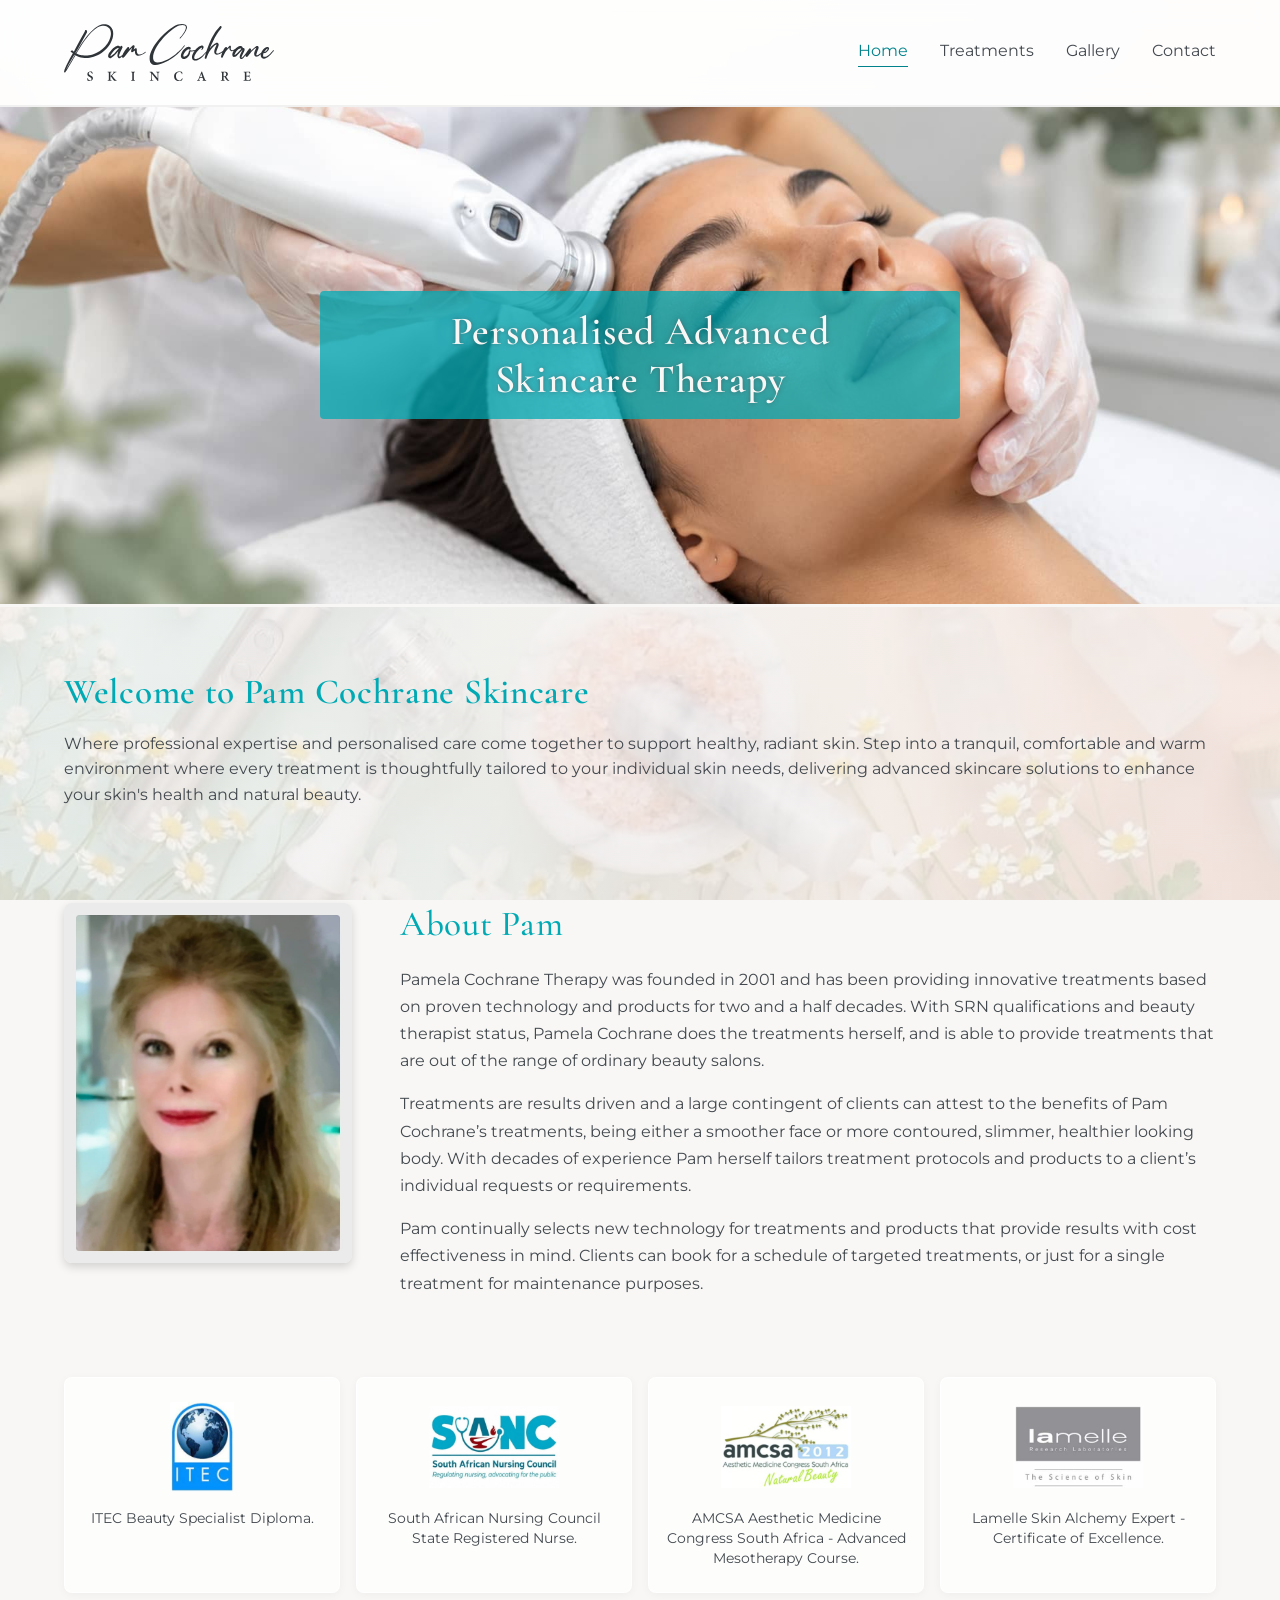
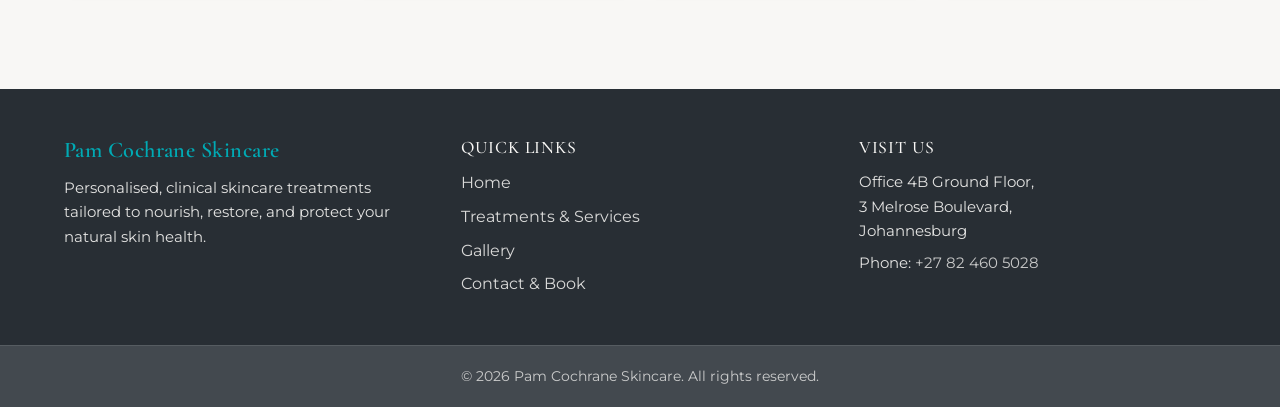
<file: index.html>
<!DOCTYPE html>
<html lang="en">

<head>

   <!-- Character encoding -->
   <meta charset="UTF-8">

   <!-- Viewport configuration for mobile rendering -->
   <meta name="viewport" content="width=device-width, initial-scale=1.0">
   
   <!-- Unique SEO Page Title: Brand name + short description -->
   <title>Pam Cochrane Skincare | Beauty and Skincare Therapy Clinic in Johannesburg</title>
   
   <!-- Unique SEO Description for homepage (Max 160 characters)-->
   <meta name="description" content="Personalized beauty and advanced skincare treatments in Johannesburg. Explore facials, mesotherapy, and body sculpting tailored to your skin.">
   
   <!-- Tells search engines to index this page and follow link paths -->
   <meta name="robots" content="index, follow">
   
   <!-- Native browser accent color theme for modern mobile devices -->
   <meta name="theme-color" content="#ffffff">

   <!-- Self-referencing canonical URL ensures search engines index the exact correct page address -->
   <link rel="canonical" href="https://www.pamcochraneskincare.co.za/">

   <!-- Site favicon -->
   <link rel="icon" type="image/png" sizes="16x16" href="/images/icons/favicon-16x16.png">
   <link rel="icon" type="image/png" sizes="32x32" href="/images/icons/favicon-32x32.png">
   <link rel="icon" href="/images/icons/favicon.ico">
      
   <!-- CSS Stylesheet -->
   <link rel="stylesheet" href="css/styles.css">

   <!-- JavaScript File linked in Head with 'defer' -->
   <script src="js/script.js" defer></script>

   <!-- Google Fonts: Cormorant Garamond & Montserrat -->
   <link rel="preconnect" href="https://fonts.googleapis.com">
   <link rel="preconnect" href="https://fonts.gstatic.com" crossorigin>
   <link href="https://fonts.googleapis.com/css2?family=Cormorant+Garamond:wght@500;600;700&family=Montserrat:wght@400;500&display=swap" rel="stylesheet">

   <!-- Open Graph (used for making nice looking external links)-->
   <!-- 
   meta property="og:title" content="Beauty and Skincare Clinic">
   <meta property="og:description" content="Professional beauty and wellness treatments.">
   <meta property="og:image" content="https://www.pamcochraneskincare.co.za/images/share_image.jpg">
   <meta property="og:url" content="https://www.pamcochraneskincare.co.za/">
   -->

</head>

<body class="home-page">

   <!-- SITE HEADER -->
   <header>
      <div class="header-container">
         <!-- Logo wrapped in homepage link for usability & SEO -->
         <a href="index.html" class="logo-link">
            <img src="images/logo/pam-cochrane-skincare-logo.svg" alt="Pam Cochrane Skincare Logo" width="351" height="95">
         </a>
         
         <nav>
            <ul>
               <li><a href="index.html" class="active">Home</a></li>
               <li><a href="treatments.html">Treatments</a></li>
               <li><a href="gallery.html">Gallery</a></li>
               <li><a href="contact-us.html">Contact</a></li>
            </ul>
         </nav>
      </div>
   </header>

   <!-- FULL-WIDTH HERO IMAGE BANNER -->
   <section class="hero-image-container">
      <img src="images/salon-main.jpg" alt="Pam Cochrane Skincare Clinic Hero Banner">

      <div class="hero-text-overlay">
         <h1 class="home-page-headline">Personalised Advanced Skincare Therapy</h1>
      </div>
   </section>

   <main>
      <!-- WELCOME / INTRO SECTION -->
      <section class="welcome">
         <h2>Welcome to Pam Cochrane Skincare</h2>
         <p>
            Where professional expertise and personalised care come together to support healthy, radiant skin.
            Step into a tranquil, comfortable and warm environment where every treatment is thoughtfully tailored to your individual skin needs, delivering advanced skincare solutions to enhance your skin's health and natural beauty.
         </p>
      </section>
      
      <!-- ABOUT SECTION (25% Image Left, 75% Content Right) -->
      <section class="about-section">
         
         <!-- Top 25/75 Float Grid -->
         <div class="about-grid">
            <div class="about-image">
               <img src="images/about-us/pam-cochrane.jpg" alt="Pam Cochrane">
            </div>
            
            <div class="about-content">
               <h3>About Pam</h3>
               <p>
                  Pamela Cochrane Therapy was founded in 2001 and has been providing innovative treatments based on proven technology and products for two and a half decades.
                  With SRN qualifications and beauty therapist status, Pamela Cochrane does the treatments herself, and is able to provide treatments that are out of the range of ordinary beauty salons.
               </p>
               <p>
                  Treatments are results driven and a large contingent of clients can attest to the benefits of Pam Cochrane’s treatments, being either a smoother face or more contoured, slimmer, healthier looking body.
                  With decades of experience Pam herself tailors treatment protocols and products to a client’s individual requests or requirements.
               </p>
               <p>
                  Pam continually selects new technology for treatments and products that provide results with cost effectiveness in mind.
                  Clients can book for a schedule of targeted treatments, or just for a single treatment for maintenance purposes.
               </p>
            </div>
         </div>

         <!-- Qualifications Logos Grid underneath -->
         <div class="qualifications-grid">
            
            <div class="qualification-card">
               <div class="logo-container">
                  <img src="images/logo/itec-logo.jpg" alt="ITEC Logo">
               </div>
               <p>ITEC Beauty Specialist Diploma.</p>
            </div>

            <div class="qualification-card">
               <div class="logo-container">
                  <img src="images/logo/sanc-logo.jpg" alt="SANC Logo">
               </div>
               <p>South African Nursing Council State Registered Nurse.</p>
            </div>

            <div class="qualification-card">
               <div class="logo-container">
                  <img src="images/logo/amcsa-logo.jpg" alt="AMCSA Logo">
               </div>
               <p>AMCSA Aesthetic Medicine Congress South Africa - Advanced Mesotherapy Course.</p>
            </div>

            <div class="qualification-card">
               <div class="logo-container">
                  <img src="images/logo/lamelle-logo.jpg" alt="Lamelle Logo">
               </div>
               <p>Lamelle Skin Alchemy Expert - Certificate of Excellence.</p>
            </div>
         </div>
      </section>

      <!-- <section class="salon-gallery">
         <h2>Welcome to Our Salon</h2>
         <p>A look around our salon and treatment rooms.</p>

         <div class="salon-gallery-grid">
            <div class="gallery-item"><img src="images/about-us/salon-1.jpg" alt="Salon Image 1"></div>
            <div class="gallery-item"><img src="images/about-us/salon-2.jpg" alt="Salon Image 2"></div>
            <div class="gallery-item"><img src="images/about-us/salon-3.jpg" alt="Salon Image 3"></div>
            <div class="gallery-item"><img src="images/about-us/salon-4.jpg" alt="Salon Image 4"></div>
            <div class="gallery-item"><img src="images/about-us/salon-5.jpg" alt="Salon Image 5"></div>
            <div class="gallery-item"><img src="images/about-us/salon-6.jpg" alt="Salon Image 6"></div>
            <div class="gallery-item"><img src="images/about-us/salon-7.jpg" alt="Salon Image 7"></div>
            <div class="gallery-item"><img src="images/about-us/salon-8.jpg" alt="Salon Image 8"></div>
            <div class="gallery-item"><img src="images/about-us/salon-9.jpg" alt="Salon Image 9"></div>
            <div class="gallery-item"><img src="images/about-us/salon-10.jpg" alt="Salon Image 10"></div>
            <div class="gallery-item"><img src="images/about-us/salon-11.jpg" alt="Salon Image 11"></div>
            <div class="gallery-item"><img src="images/about-us/salon-12.jpg" alt="Salon Image 12"></div>
            <div class="gallery-item"><img src="images/about-us/salon-13.jpg" alt="Salon Image 13"></div>
            <div class="gallery-item"><img src="images/about-us/salon-14.jpg" alt="Salon Image 14"></div>
            <div class="gallery-item"><img src="images/about-us/salon-15.jpg" alt="Salon Image 15"></div>
            <div class="gallery-item"><img src="images/about-us/salon-16.jpg" alt="Salon Image 16"></div>
            <div class="gallery-item"><img src="images/about-us/salon-17.jpg" alt="Salon Image 17"></div>
            <div class="gallery-item"><img src="images/about-us/salon-18.jpg" alt="Salon Image 18"></div>
         </div>
      </section> -->
   </main> 

   <!-- FOOTER -->
   <footer class="site-footer">
      <div class="footer-container">
         
         <!-- Column 1: Brand / Brief Intro -->
         <div class="footer-col footer-brand">
            <h2 class="footer-heading">Pam Cochrane Skincare</h2>
            <p>Personalised, clinical skincare treatments tailored to nourish, restore, and protect your natural skin health.</p>
         </div>

         <!-- Column 2: Navigation Links -->
         <div class="footer-col footer-links">
            <h3 class="footer-subheading">Quick Links</h3>
            <ul>
            <li><a href="index.html">Home</a></li>
            <li><a href="treatments.html">Treatments & Services</a></li>
            <li><a href="gallery.html">Gallery</a></li>
            <li><a href="contact-us.html">Contact & Book</a></li>
            </ul>
         </div>

         <!-- Column 3: Contact Details & Hours -->
         <div class="footer-col footer-contact">
            <h3 class="footer-subheading">Visit Us</h3>
            <p>Office 4B Ground Floor, <br>
               3 Melrose Boulevard, <br>
               Johannesburg</p>
            <p>Phone: <a href="tel:+27 82 460 5028">+27 82 460 5028</a></p>
         </div>

      </div>

      <!-- Bottom Copyright Bar -->
      <div class="footer-bottom">
         <p>&copy; 2026 Pam Cochrane Skincare. All rights reserved.</p>
      </div>
   </footer>

   <!-- Back to Top Button -->
   <button id="to-top-button" aria-label="Back to top">
      <svg xmlns="http://www.w3.org/2000/svg" viewBox="0 0 24 24" width="22" height="22" fill="none" stroke="currentColor" stroke-width="2.5" stroke-linecap="round" stroke-linejoin="round">
         <polyline points="18 15 12 9 6 15"></polyline>
      </svg>
   </button>

</body>

</html>
</file>
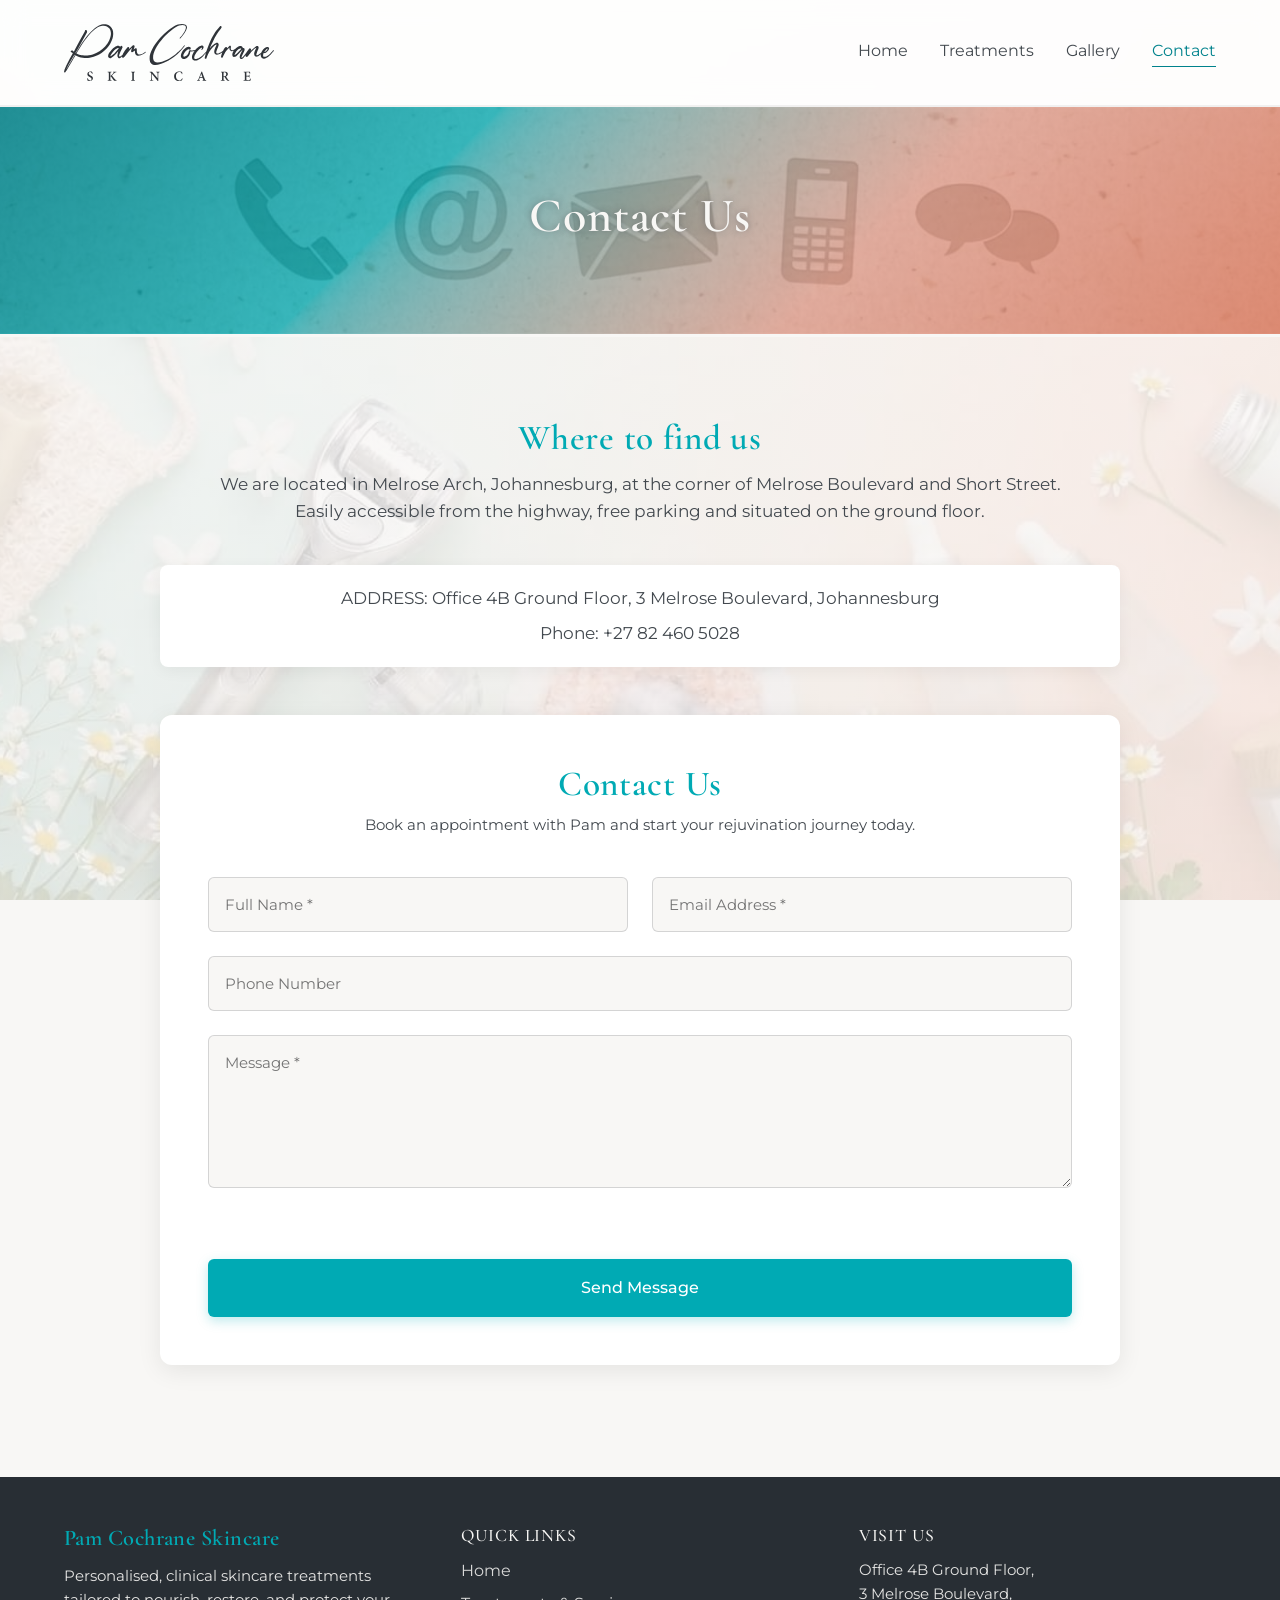
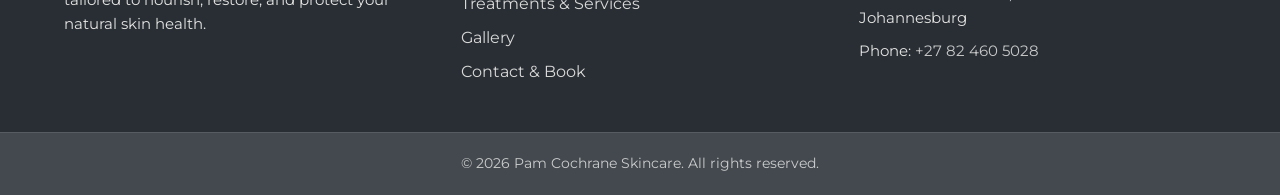
<file: contact-us.html>
<!DOCTYPE html>
<html lang="en">

<head>

   <!-- Character encoding -->
   <meta charset="UTF-8">

   <!-- Viewport configuration for mobile rendering -->
   <meta name="viewport" content="width=device-width, initial-scale=1.0">
   
   <!-- Unique SEO Page Title: Brand name + short description -->
   <title>Pam Cochrane Skincare | Contact & Location, Melrose Arch</title>
   
   <!-- Unique SEO Description for homepage (Max 160 characters)-->
   <meta name="description" content="Book your skincare appointment with Pam Cochrane. Located at 3 Melrose Boulevard, Melrose Arch, Johannesburg. Easy access from highway and free parking.">
   
   <!-- Tells search engines to index this page and follow link paths -->
   <meta name="robots" content="index, follow">
   
   <!-- Native browser accent color theme for modern mobile devices -->
   <meta name="theme-color" content="#ffffff">

   <!-- Self-referencing canonical URL ensures search engines index the exact correct page address -->
   <link rel="canonical" href="https://www.pamcochraneskincare.co.za/contact-us.html">

   <!-- Site favicon -->
   <link rel="icon" type="image/png" sizes="16x16" href="/images/icons/favicon-16x16.png">
   <link rel="icon" type="image/png" sizes="32x32" href="/images/icons/favicon-32x32.png">
   <link rel="icon" href="/images/icons/favicon.ico">
   
   <!-- CSS Stylesheet -->
   <link rel="stylesheet" href="css/styles.css">

   <!-- JavaScript File linked in Head with 'defer' -->
      <!-- Cloudflare Turnstile JS is a free, privacy-friendly alternative to traditional "click all traffic lights" CAPTCHAs.
      It runs non-intrusive browser checks in the background to verify whether a site visitor is a real human or an automated bot -->
   <script src="https://challenges.cloudflare.com/turnstile/v0/api.js" async defer></script>
   <script src="js/script.js" defer></script>

   <!-- Google Fonts: Cormorant Garamond & Montserrat -->
   <link rel="preconnect" href="https://fonts.googleapis.com">
   <link rel="preconnect" href="https://fonts.gstatic.com" crossorigin>
   <link href="https://fonts.googleapis.com/css2?family=Cormorant+Garamond:wght@500;600;700&family=Montserrat:wght@400;500&display=swap" rel="stylesheet">

   <!-- Open Graph (used for making nice looking external links)-->
   <!-- 
   meta property="og:title" content="Beauty and Skincare Clinic">
   <meta property="og:description" content="Professional beauty and wellness treatments.">
   <meta property="og:image" content="https://www.pamcochraneskincare.co.za/images/share_image.jpg">
   <meta property="og:url" content="https://www.pamcochraneskincare.co.za/">
   -->

</head>

<body class="contact-page">

   <!-- SITE HEADER -->
   <header>
      <div class="header-container">
         <!-- Logo wrapped in homepage link for usability & SEO -->
         <a href="index.html" class="logo-link">
            <img src="images/logo/pam-cochrane-skincare-logo.svg" alt="Pam Cochrane Skincare Logo" width="351" height="95">
         </a>
         
         <nav>
            <ul>
               <li><a href="index.html">Home</a></li>
               <li><a href="treatments.html">Treatments</a></li>
               <li><a href="gallery.html">Gallery</a></li>
               <li><a href="contact-us.html" class="active">Contact</a></li>
            </ul>
         </nav>
      </div>
   </header>

   <!-- FULL-WIDTH PAGE BANNER -->
   <section class="page-banner banner-contact">
      <div class="page-banner-content">
         <h1>Contact Us</h1>
      </div>
   </section>

   <main>
   <!-- CONTACT US LOCATION SECTION -->
      <section class="contact-details">
         <h2>Where to find us</h2>
         <p>
            We are located in Melrose Arch, Johannesburg, at the corner of Melrose Boulevard and Short Street. <br>
            Easily accessible from the highway, free parking and situated on the ground floor.
         </p>

         <address>
            <p>ADDRESS: Office 4B Ground Floor, 3 Melrose Boulevard, Johannesburg</p>
            <p>Phone: <a href="tel:+27 82 460 5028">+27 82 460 5028</a></p>
         </address>
      </section>

   <!-- CONTACT SECTION -->
      <section id="contact" class="contact-container">
         <div class="contact-inner">
            <h2>Contact Us</h2>
            <p class="contact-subtitle">Book an appointment with Pam and start your rejuvination journey today.</p>

            <!-- Container for dynamically styled response banner -->
            <div id="form-response" class="form-response" style="display: none;"></div>

            <form class="contact-form" action="send-email.php" method="POST" id="contact-form">

               <!-- Spam Check 1: Invisible Honeypot Field -->
               <div style="display:none !important;" aria-hidden="true">
                  <label for="website_address">Do not fill this out if you are human:</label>
                  <input type="text" name="website_address" id="website_address" tabindex="-1" autocomplete="off">
               </div>

               <!-- Spam Check 2: Dynamic Form Render Timestamp -->
               <input type="hidden" name="form_render_time" id="form_render_time" value="">

               <div class="form-grid">
                  <!-- Full Name -->
                  <div class="form-group">
                     <input type="text" id="name" name="name" placeholder="Full Name *" required>
                  </div>

                  <!-- Email Address -->
                  <div class="form-group">
                     <input type="email" id="email" name="email" placeholder="Email Address *" required>
                  </div>

                  <!-- Phone Number -->
                  <div class="form-group" style="grid-column: 1 / -1;">
                     <input type="tel" id="phone" name="phone" placeholder="Phone Number">
                  </div>
               </div>

               <!-- Message -->
               <div class="form-group">
                  <textarea id="message" name="message" rows="5" placeholder="Message *" required></textarea>
               </div>

               <!-- Spam Check 3: Cloudflare Turnstile Widget -->
               <div class="cf-turnstile" data-sitekey="0x4AAAAAAF7q6tHQYoZe6bIQ"></div>

               <!-- Submit Button -->
               <button type="submit" class="submit-btn">Send Message</button>
            </form>
         </div>
      </section>


   </main>

   <div class="white-space"></div>
   
   <!-- FOOTER -->
   <footer class="site-footer">
      <div class="footer-container">
         
         <!-- Column 1: Brand / Brief Intro -->
         <div class="footer-col footer-brand">
            <h2 class="footer-heading">Pam Cochrane Skincare</h2>
            <p>Personalised, clinical skincare treatments tailored to nourish, restore, and protect your natural skin health.</p>
         </div>

         <!-- Column 2: Navigation Links -->
         <div class="footer-col footer-links">
            <h3 class="footer-subheading">Quick Links</h3>
            <ul>
            <li><a href="index.html">Home</a></li>
            <li><a href="treatments.html">Treatments & Services</a></li>
            <li><a href="gallery.html">Gallery</a></li>
            <li><a href="contact-us.html">Contact & Book</a></li>
            </ul>
         </div>

         <!-- Column 3: Contact Details & Hours -->
         <div class="footer-col footer-contact">
            <h3 class="footer-subheading">Visit Us</h3>
            <p>Office 4B Ground Floor, <br>
               3 Melrose Boulevard, <br>
               Johannesburg</p>
            <p>Phone: <a href="tel:+27 82 460 5028">+27 82 460 5028</a></p>
         </div>
         
      </div>

      <!-- Bottom Copyright Bar -->
      <div class="footer-bottom">
         <p>&copy; 2026 Pam Cochrane Skincare. All rights reserved.</p>
      </div>
   </footer>

   <!-- To Top Button -->
   <button id="to-top-button" aria-label="Back to top">
      <svg xmlns="http://www.w3.org/2000/svg" viewBox="0 0 24 24" width="22" height="22" fill="none" stroke="currentColor" stroke-width="2.5" stroke-linecap="round" stroke-linejoin="round">
         <polyline points="18 15 12 9 6 15"></polyline>
      </svg>
   </button>

</body>

</html>
</file>
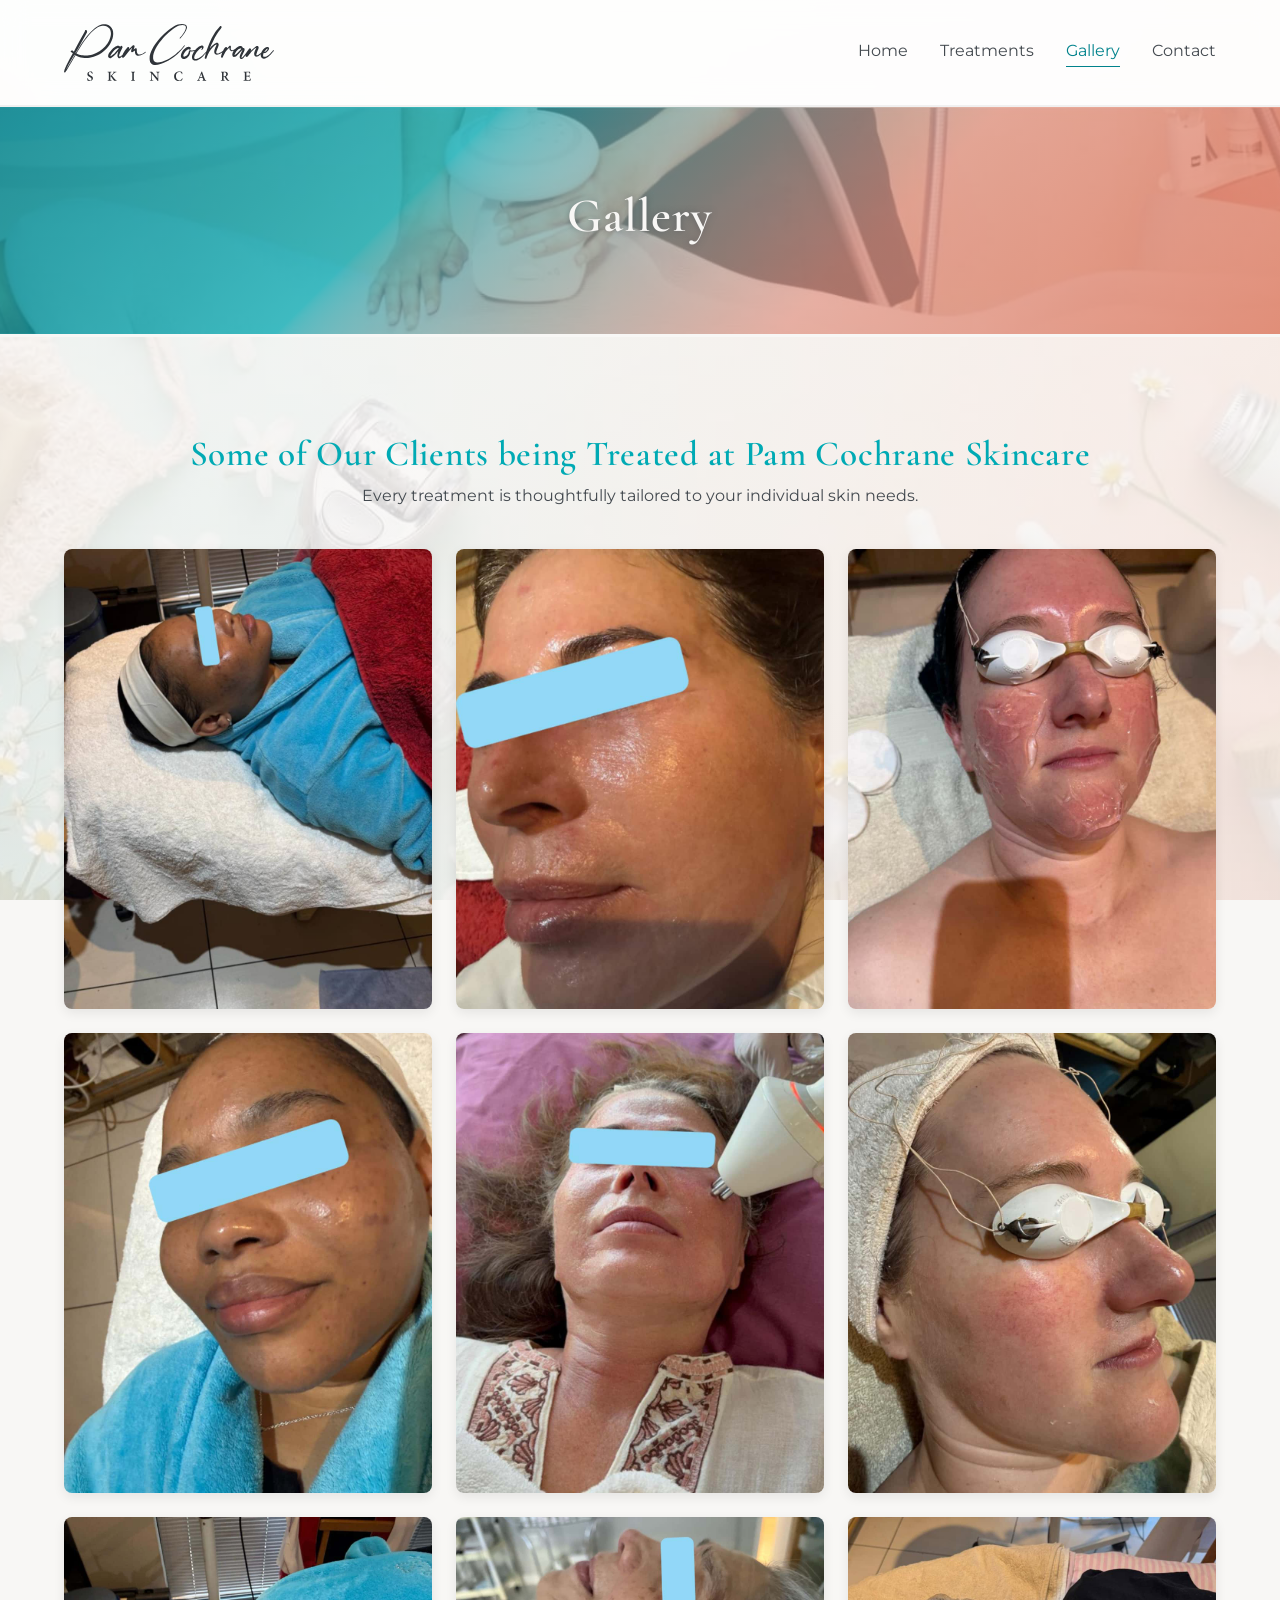
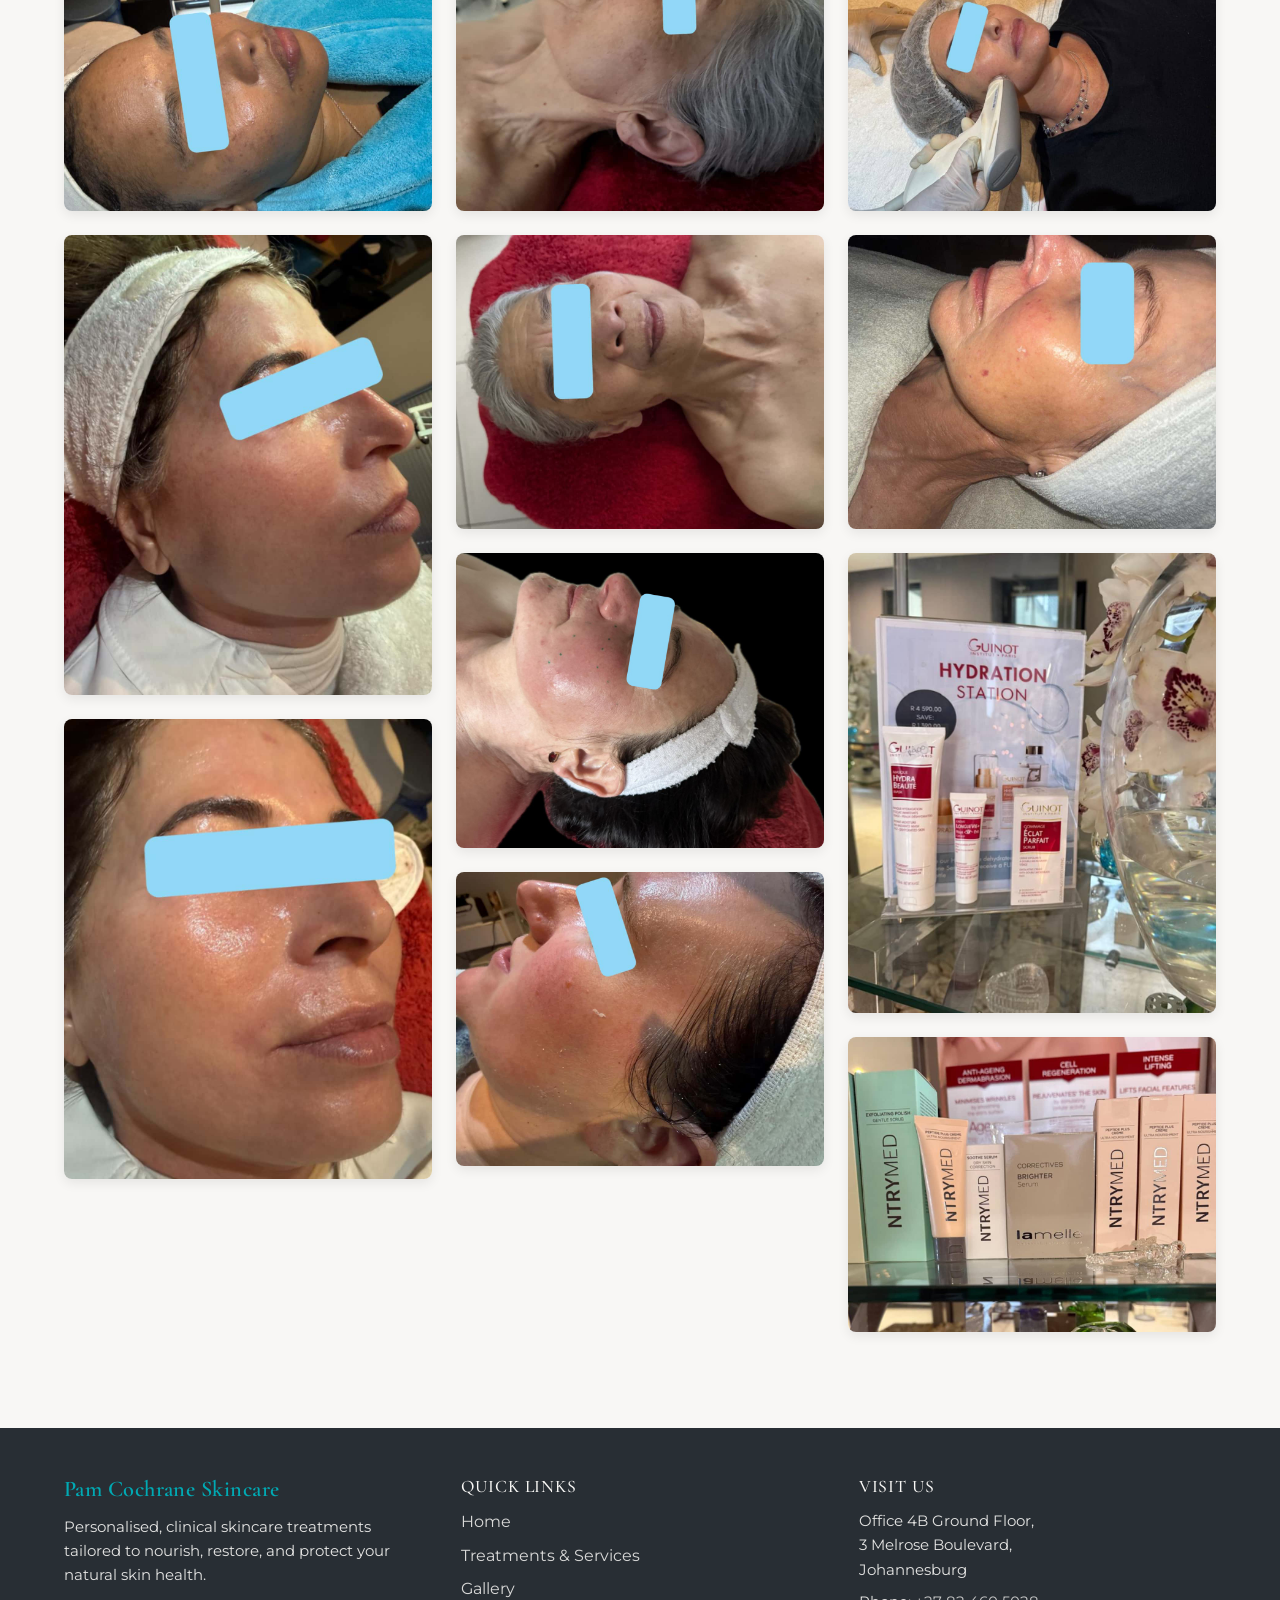
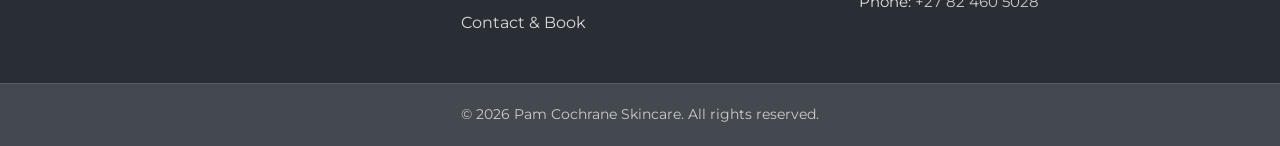
<file: gallery.html>
<!DOCTYPE html>
<html lang="en">

<head>

   <!-- Character encoding -->
   <meta charset="UTF-8">

   <!-- Viewport configuration for mobile rendering -->
   <meta name="viewport" content="width=device-width, initial-scale=1.0">
   
   <!-- Unique SEO Page Title: Brand name + short description -->
   <title>Pam Cochrane Skincare | Contact & Location, Melrose Arch</title>
   
   <!-- Unique SEO Description for homepage (Max 160 characters)-->
   <meta name="description" content="Book your skincare appointment with Pam Cochrane. Located at 3 Melrose Boulevard, Melrose Arch, Johannesburg. Easy access from highway and free parking.">
   
   <!-- Tells search engines to index this page and follow link paths -->
   <meta name="robots" content="index, follow">
   
   <!-- Native browser accent color theme for modern mobile devices -->
   <meta name="theme-color" content="#ffffff">

   <!-- Self-referencing canonical URL ensures search engines index the exact correct page address -->
   <link rel="canonical" href="https://www.pamcochraneskincare.co.za/contact-us.html">

   <!-- Site favicon -->
   <link rel="icon" type="image/png" sizes="16x16" href="/images/icons/favicon-16x16.png">
   <link rel="icon" type="image/png" sizes="32x32" href="/images/icons/favicon-32x32.png">
   <link rel="icon" href="/images/icons/favicon.ico">
   
   <!-- CSS Stylesheet -->
   <link rel="stylesheet" href="css/styles.css">

   <!-- JavaScript File linked in Head with 'defer' -->
   <script src="js/script.js" defer></script>

   <!-- Google Fonts: Cormorant Garamond & Montserrat -->
   <link rel="preconnect" href="https://fonts.googleapis.com">
   <link rel="preconnect" href="https://fonts.gstatic.com" crossorigin>
   <link href="https://fonts.googleapis.com/css2?family=Cormorant+Garamond:wght@500;600;700&family=Montserrat:wght@400;500&display=swap" rel="stylesheet">

   <!-- Open Graph (used for making nice looking external links)-->
   <!-- 
   meta property="og:title" content="Beauty and Skincare Clinic">
   <meta property="og:description" content="Professional beauty and wellness treatments.">
   <meta property="og:image" content="https://www.pamcochraneskincare.co.za/images/share_image.jpg">
   <meta property="og:url" content="https://www.pamcochraneskincare.co.za/">
   -->

</head>

<body class="gallery-page">

   <!-- SITE HEADER -->
   <header>
      <div class="header-container">
         <!-- Logo wrapped in homepage link for usability & SEO -->
         <a href="index.html" class="logo-link">
            <img src="images/logo/pam-cochrane-skincare-logo.svg" alt="Pam Cochrane Skincare Logo" width="351" height="95">
         </a>
         
         <nav>
            <ul>
               <li><a href="index.html">Home</a></li>
               <li><a href="treatments.html">Treatments</a></li>
               <li><a href="gallery.html" class="active">Gallery</a></li>
               <li><a href="contact-us.html">Contact</a></li>
            </ul>
         </nav>
      </div>
   </header>

   <!-- FULL-WIDTH PAGE BANNER -->
   <section class="page-banner banner-about">
      <div class="page-banner-content">
         <h1>Gallery</h1>
      </div>
   </section>

   <main>
      
      <section class="salon-gallery">
         <h2>Some of Our Clients being Treated at Pam Cochrane Skincare</h2>
         <p>Every treatment is thoughtfully tailored to your individual skin needs.</p>

         <div class="salon-gallery-grid">
            <div class="gallery-item"><img src="images/gallery/gallery-1.jpg" alt="Gallery Image 1"></div>
            <div class="gallery-item"><img src="images/gallery/gallery-2.jpg" alt="Gallery Image 2"></div>
            <div class="gallery-item"><img src="images/gallery/gallery-3.jpg" alt="Gallery Image 3"></div>
            <div class="gallery-item"><img src="images/gallery/gallery-4.jpg" alt="Gallery Image 4"></div>
            <div class="gallery-item"><img src="images/gallery/gallery-5.jpg" alt="Gallery Image 5"></div>
            <div class="gallery-item"><img src="images/gallery/gallery-6.jpg" alt="Gallery Image 6"></div>
            <div class="gallery-item"><img src="images/gallery/gallery-7.jpg" alt="Gallery Image 7"></div>
            <div class="gallery-item"><img src="images/gallery/gallery-8.jpg" alt="Gallery Image 8"></div>
            <div class="gallery-item"><img src="images/gallery/gallery-9.jpg" alt="Gallery Image 9"></div>
            <div class="gallery-item"><img src="images/gallery/gallery-10.jpg" alt="Gallery Image 10"></div>
            <div class="gallery-item"><img src="images/gallery/gallery-11.jpg" alt="Gallery Image 11"></div>
            <div class="gallery-item"><img src="images/gallery/gallery-12.jpg" alt="Gallery Image 12"></div>
	         <div class="gallery-item"><img src="images/gallery/gallery-13.jpg" alt="Gallery Image 13"></div>
            <div class="gallery-item"><img src="images/gallery/gallery-14.jpg" alt="Gallery Image 14"></div>
            <div class="gallery-item"><img src="images/gallery/gallery-15.jpg" alt="Gallery Image 15"></div>
            <div class="gallery-item"><img src="images/gallery/gallery-16.jpg" alt="Gallery Image 16"></div>
	         <div class="gallery-item"><img src="images/gallery/gallery-17.jpg" alt="Gallery Image 17"></div>
         </div>
      </section>

   </main>

   <!-- FOOTER -->
   <footer class="site-footer">
      <div class="footer-container">
         
         <!-- Column 1: Brand / Brief Intro -->
         <div class="footer-col footer-brand">
            <h2 class="footer-heading">Pam Cochrane Skincare</h2>
            <p>Personalised, clinical skincare treatments tailored to nourish, restore, and protect your natural skin health.</p>
         </div>

         <!-- Column 2: Navigation Links -->
         <div class="footer-col footer-links">
            <h3 class="footer-subheading">Quick Links</h3>
            <ul>
            <li><a href="index.html">Home</a></li>
            <li><a href="treatments.html">Treatments & Services</a></li>
            <li><a href="gallery.html">Gallery</a></li>
            <li><a href="contact-us.html">Contact & Book</a></li>
            </ul>
         </div>

         <!-- Column 3: Contact Details & Hours -->
         <div class="footer-col footer-contact">
            <h3 class="footer-subheading">Visit Us</h3>
            <p>Office 4B Ground Floor, <br>
               3 Melrose Boulevard, <br>
               Johannesburg</p>
            <p>Phone: <a href="tel:+27 82 460 5028">+27 82 460 5028</a></p>
         </div>
         
      </div>

      <!-- Bottom Copyright Bar -->
      <div class="footer-bottom">
         <p>&copy; 2026 Pam Cochrane Skincare. All rights reserved.</p>
      </div>
   </footer>

   <!-- Back to Top Button -->
   <button id="to-top-button" aria-label="Back to top">
      <svg xmlns="http://www.w3.org/2000/svg" viewBox="0 0 24 24" width="22" height="22" fill="none" stroke="currentColor" stroke-width="2.5" stroke-linecap="round" stroke-linejoin="round">
         <polyline points="18 15 12 9 6 15"></polyline>
      </svg>
   </button>

</body>

</html>
</file>
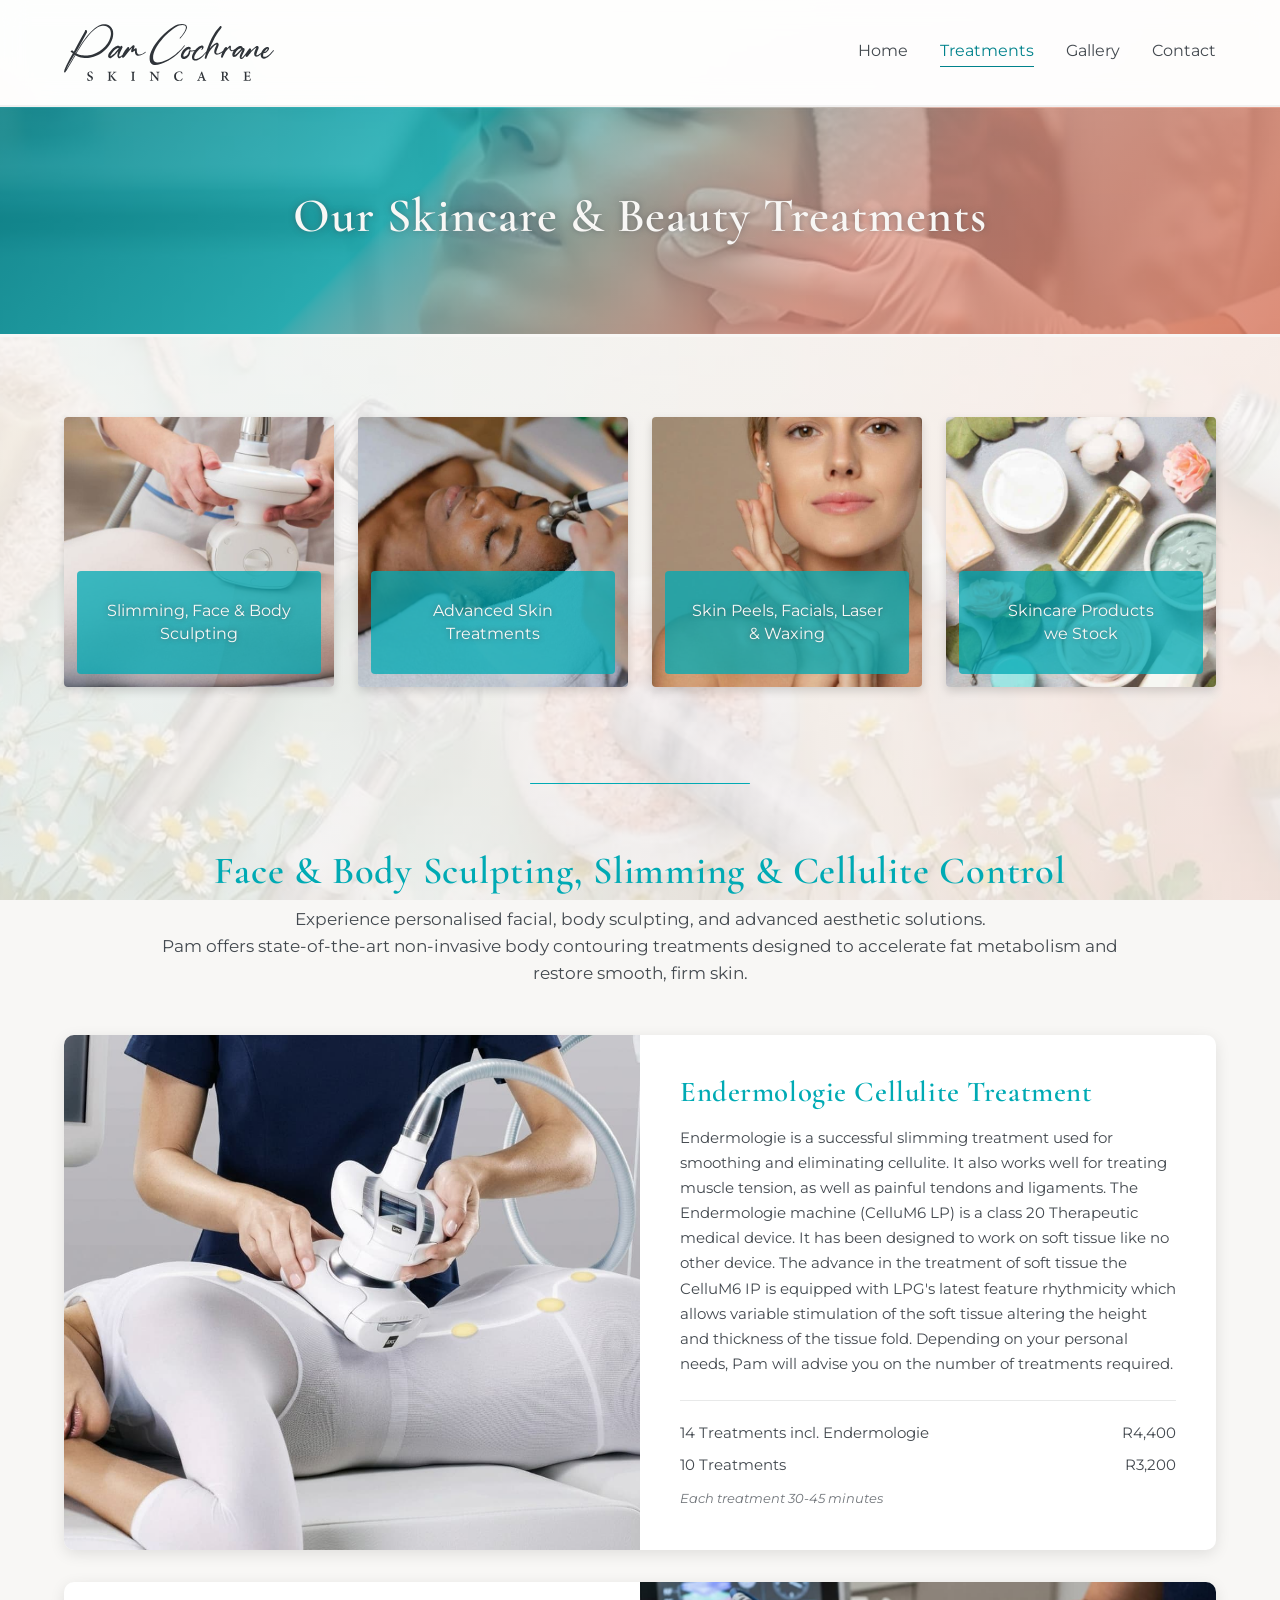
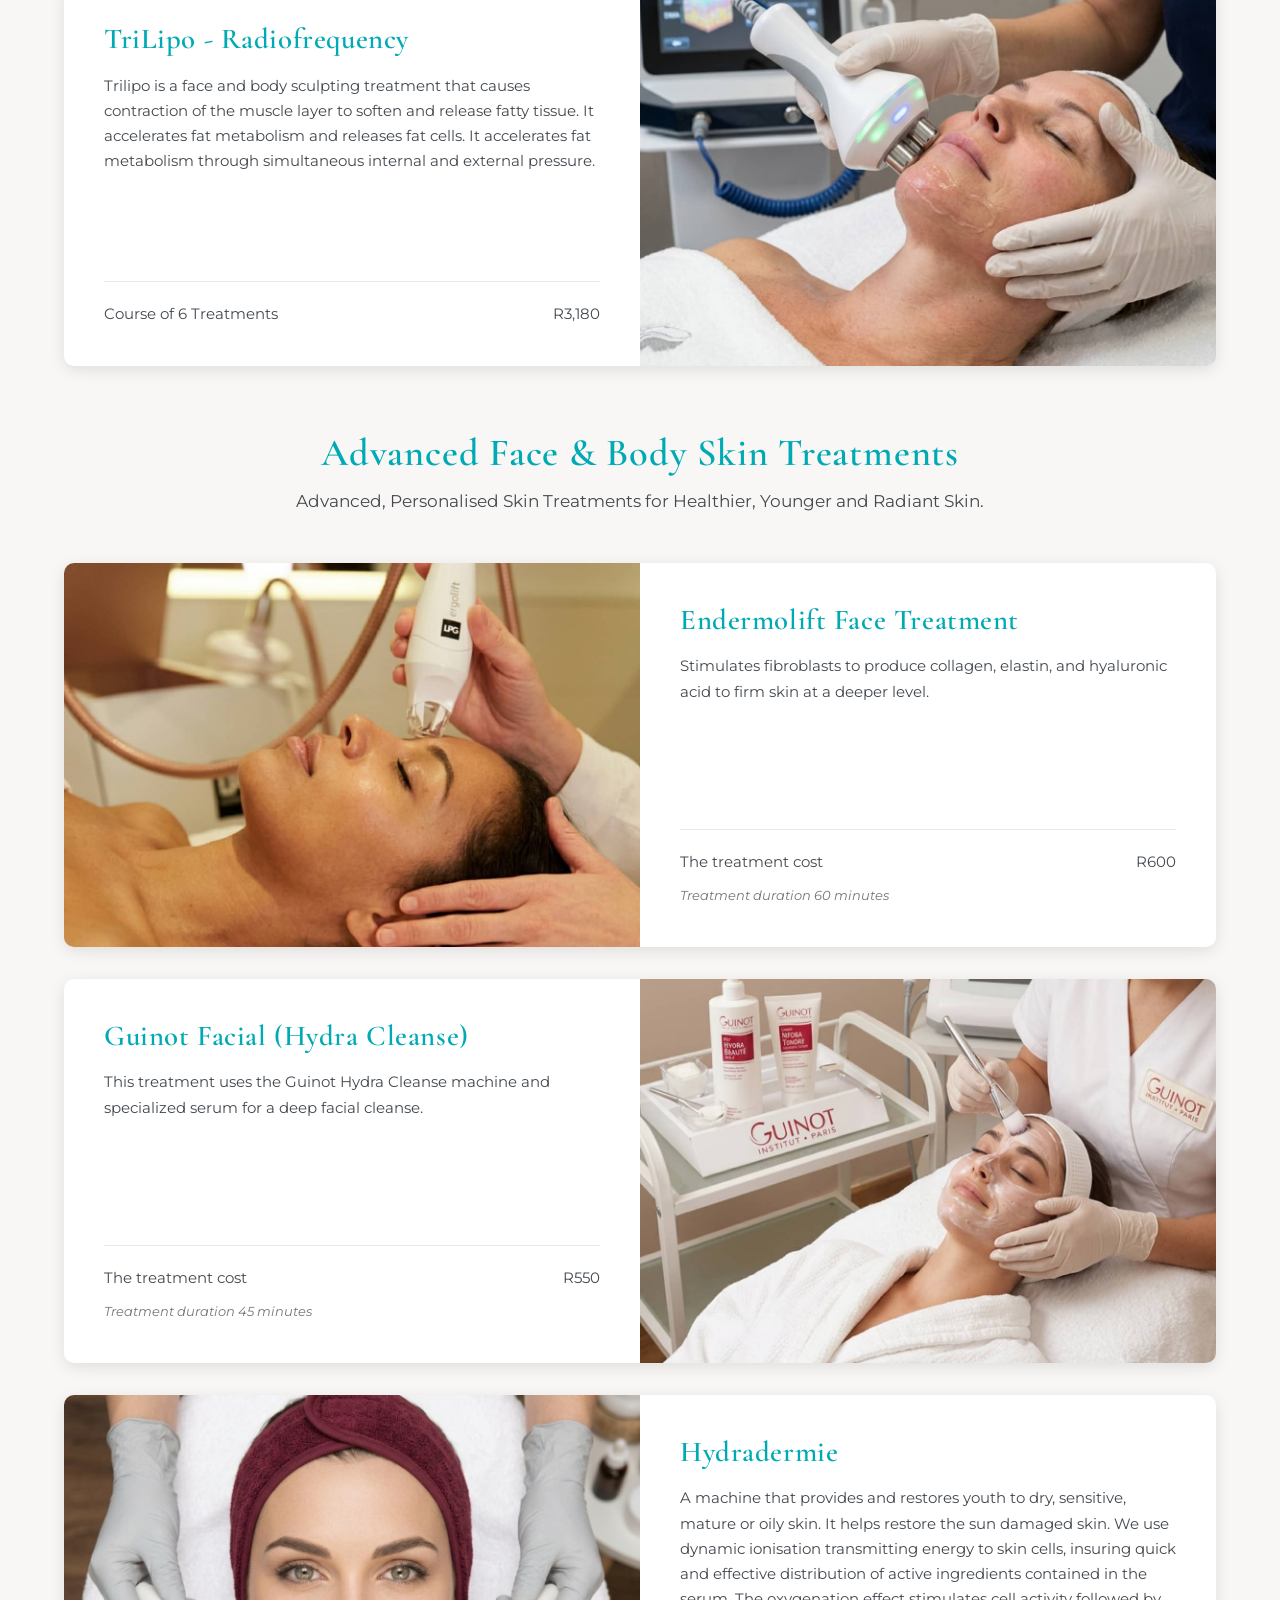
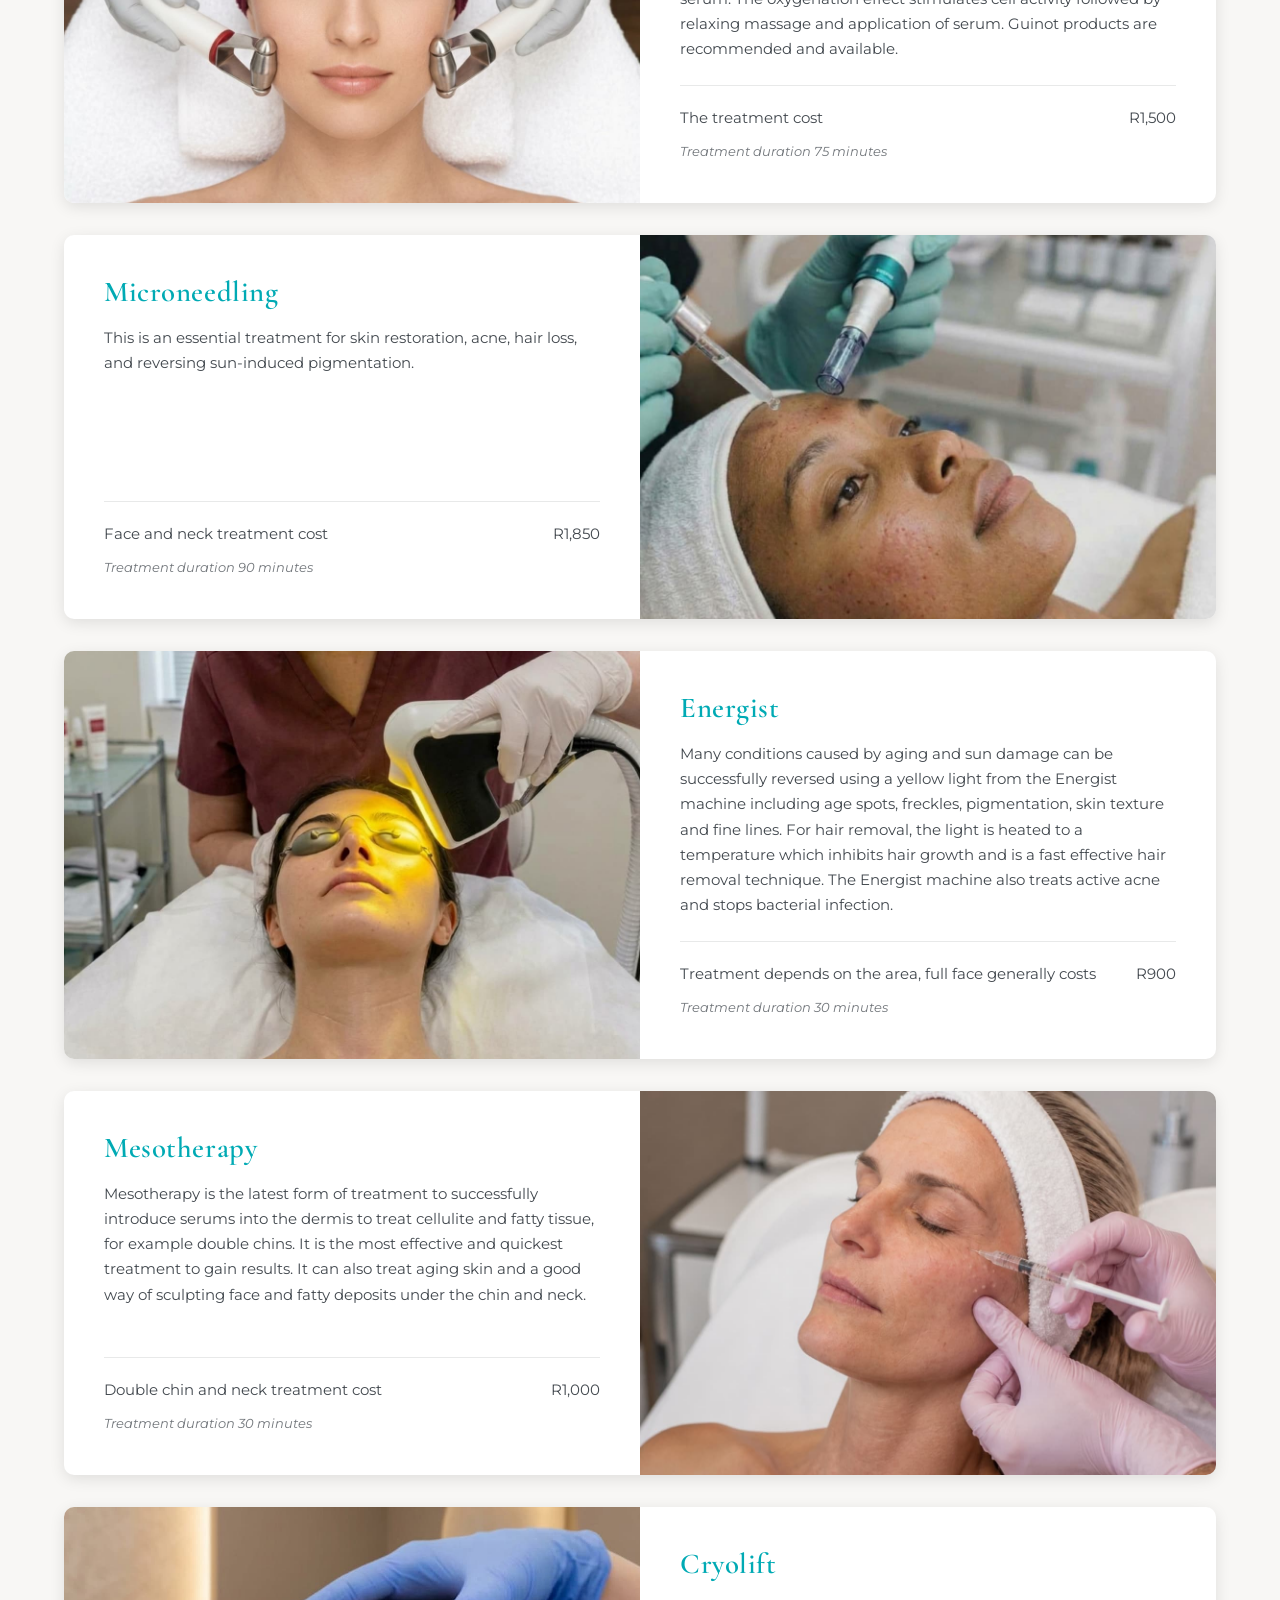
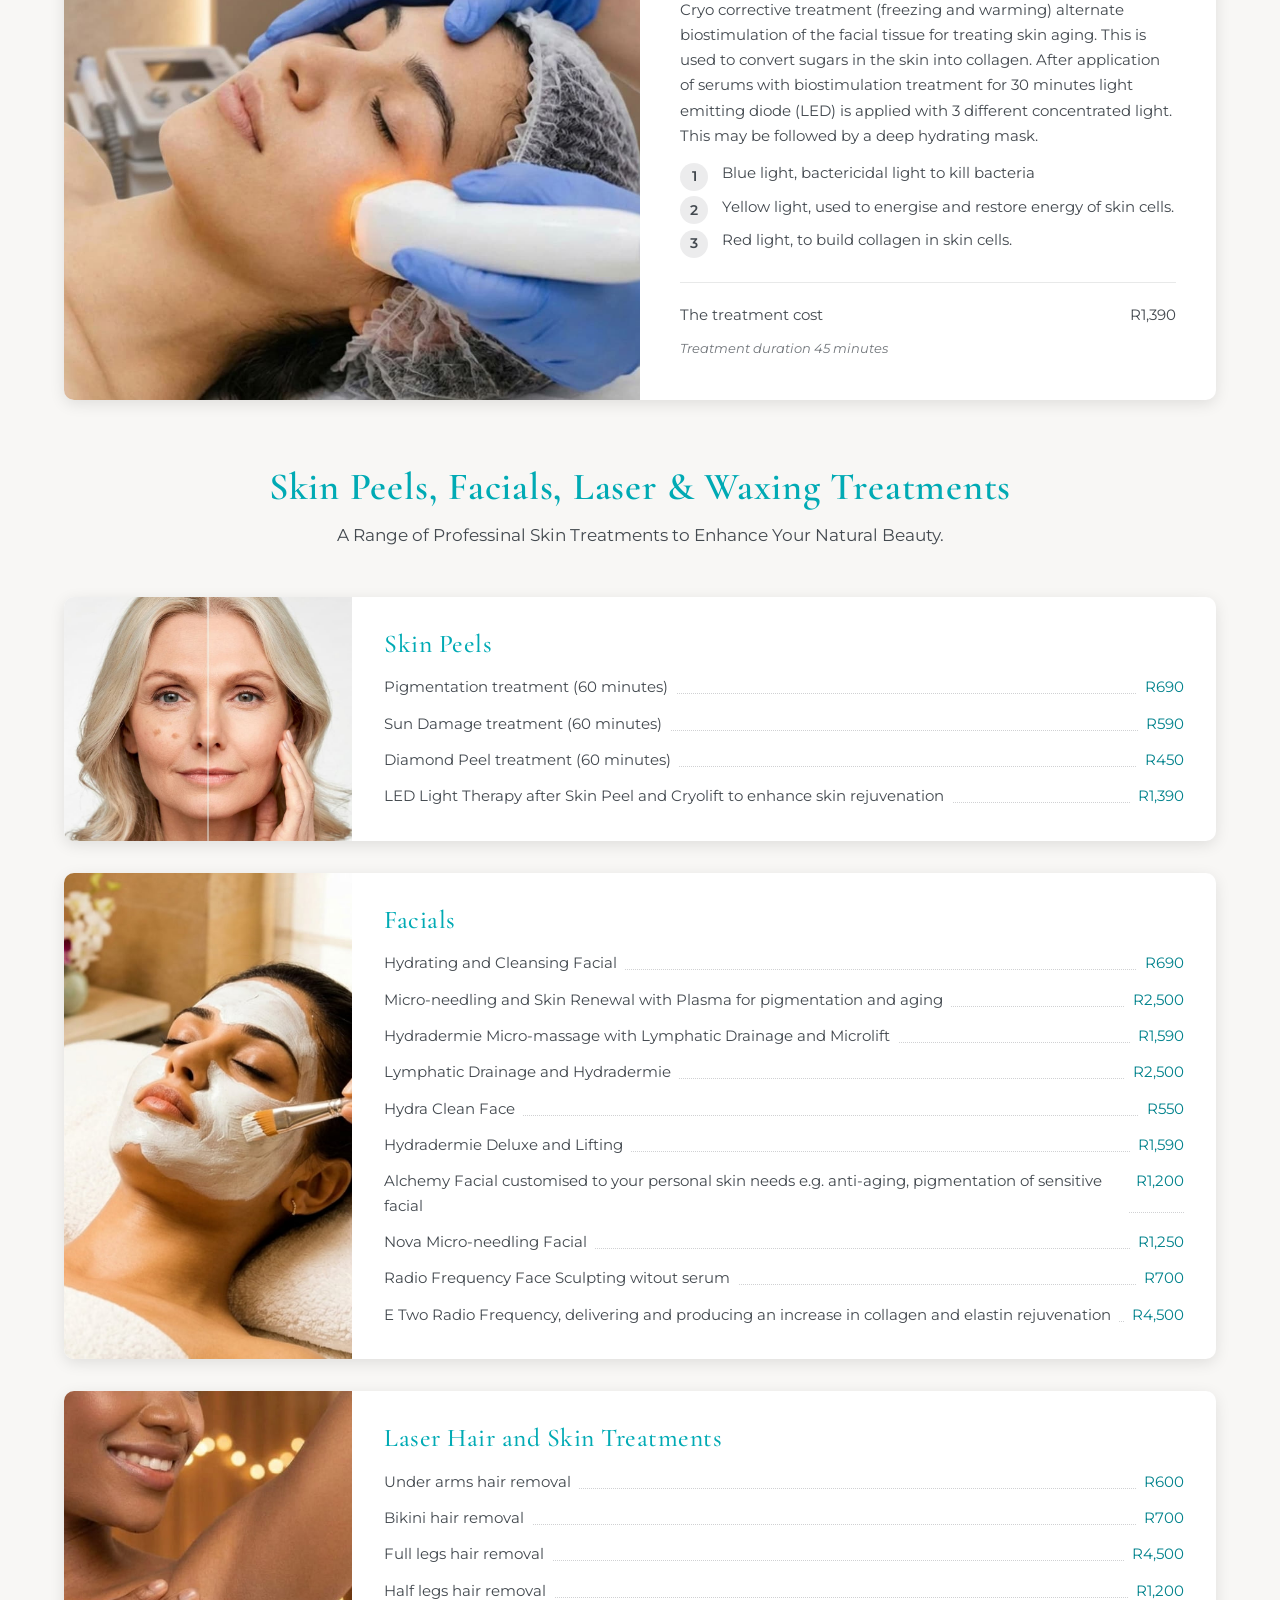
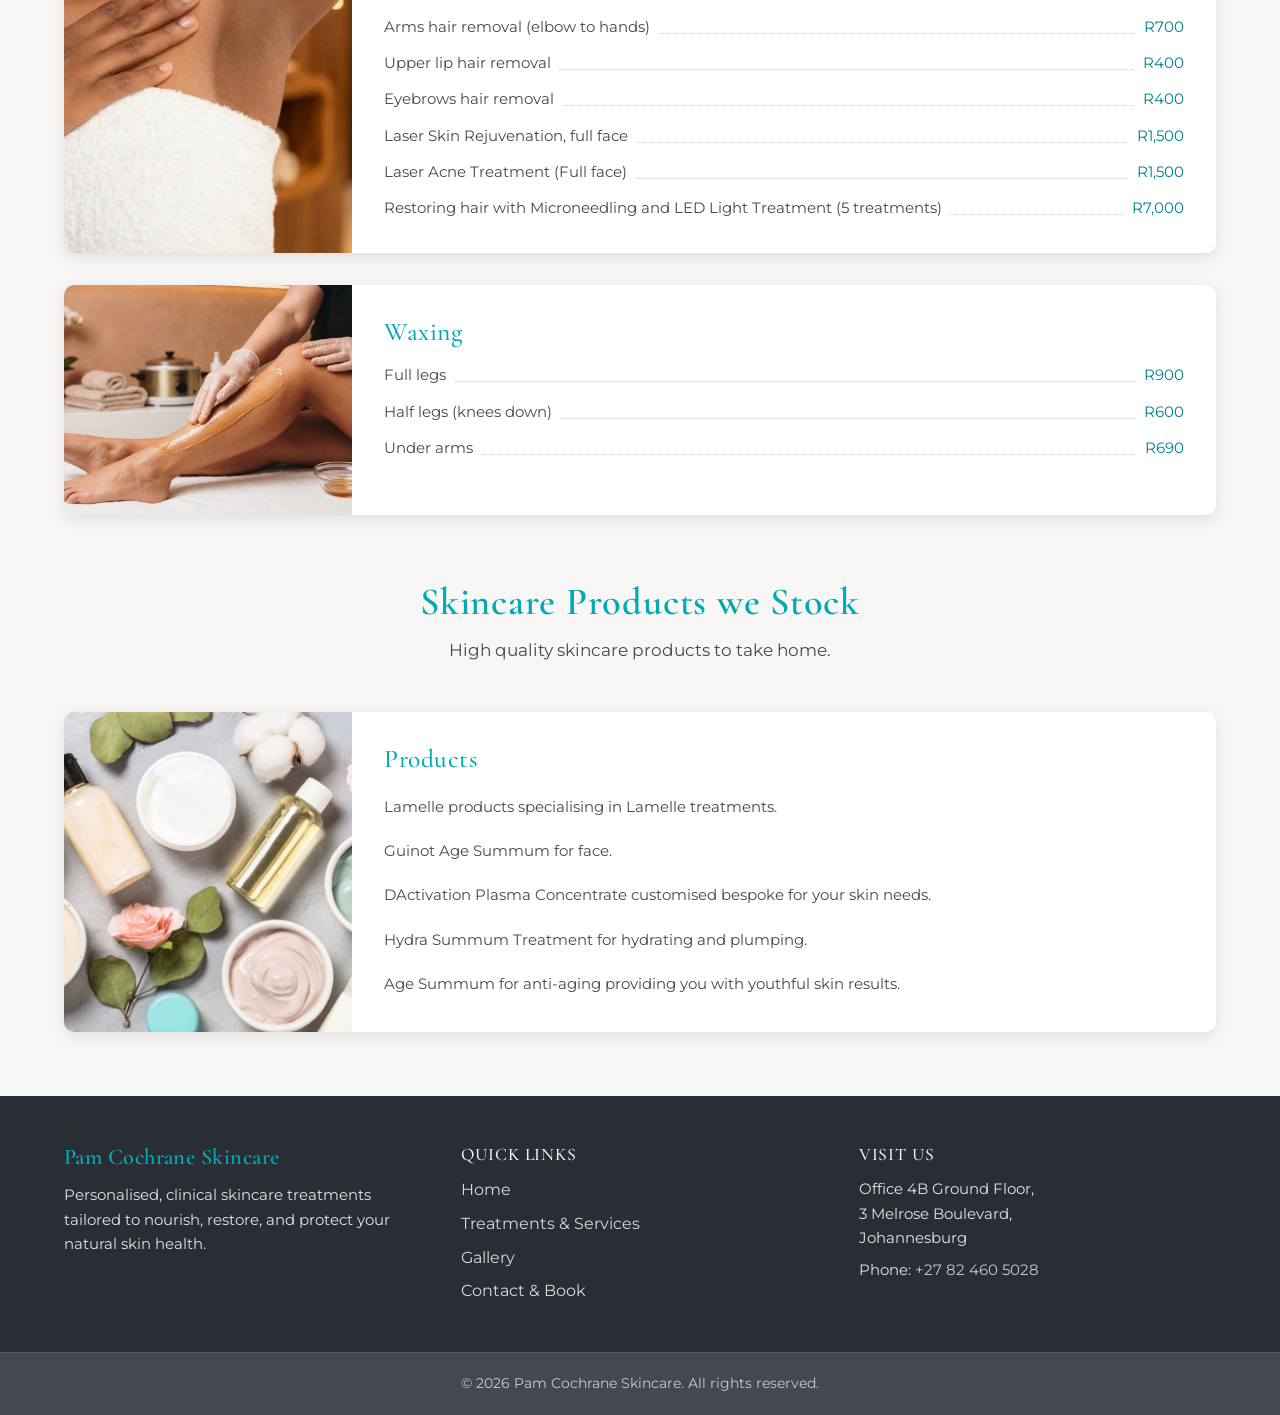
<file: treatments.html>
<!DOCTYPE html>
<html lang="en">

<head>

   <!-- Character encoding -->
   <meta charset="UTF-8">

   <!-- Viewport configuration for mobile rendering -->
   <meta name="viewport" content="width=device-width, initial-scale=1.0">
   
   <!-- Unique SEO Page Title: Brand name + short description -->
   <title>Pam Cochrane Skincare | Facials, Body Sculpting and Skincare Treatments</title>
   
   <!-- Unique SEO Description for homepage (Max 160 characters)-->
   <meta name="description" content="Discover advanced skincare treatments in Johannesburg including Endermologie, Guinot facials, radiofrequency sculpting, mesotherapy, and skin peels.">
   
   <!-- Tells search engines to index this page and follow link paths -->
   <meta name="robots" content="index, follow">
   
   <!-- Native browser accent color theme for modern mobile devices -->
   <meta name="theme-color" content="#ffffff">

   <!-- Self-referencing canonical URL ensures search engines index the exact correct page address -->
   <link rel="canonical" href="https://www.pamcochraneskincare.co.za/treatments.html">

   <!-- Site favicon -->
   <link rel="icon" type="image/png" sizes="16x16" href="/images/icons/favicon-16x16.png">
   <link rel="icon" type="image/png" sizes="32x32" href="/images/icons/favicon-32x32.png">
   <link rel="icon" href="/images/icons/favicon.ico">
   
   <!-- CSS Stylesheet -->
   <link rel="stylesheet" href="css/styles.css">

   <!-- JavaScript File linked in Head with 'defer' -->
   <script src="js/script.js" defer></script>

   <!-- Google Fonts: Cormorant Garamond & Montserrat -->
   <link rel="preconnect" href="https://fonts.googleapis.com">
   <link rel="preconnect" href="https://fonts.gstatic.com" crossorigin>
   <link href="https://fonts.googleapis.com/css2?family=Cormorant+Garamond:wght@500;600;700&family=Montserrat:wght@400;500&display=swap" rel="stylesheet">

   <!-- Open Graph (used for making nice looking external links)-->
   <!-- 
   meta property="og:title" content="Beauty and Skincare Clinic">
   <meta property="og:description" content="Professional beauty and wellness treatments.">
   <meta property="og:image" content="https://www.pamcochraneskincare.co.za/images/share_image.jpg">
   <meta property="og:url" content="https://www.pamcochraneskincare.co.za/">
   -->

</head>

<body class="treatments-page">

   <!-- SITE HEADER -->
   <header>
      <div class="header-container">
         <!-- Logo wrapped in homepage link for usability & SEO -->
         <a href="index.html" class="logo-link">
            <img src="images/logo/pam-cochrane-skincare-logo.svg" alt="Pam Cochrane Skincare Logo" width="351" height="95">
         </a>
         
         <nav>
            <ul>
               <li><a href="index.html">Home</a></li>
               <li><a href="treatments.html" class="active">Treatments</a></li>
               <li><a href="gallery.html">Gallery</a></li>
               <li><a href="contact-us.html">Contact</a></li>
            </ul>
         </nav>
      </div>
   </header>

   <!-- FULL-WIDTH PAGE BANNER -->
   <section class="page-banner banner-treatments">
      <div class="page-banner-content">
         <h1>Our Skincare & Beauty Treatments</h1>
      </div>
   </section>

   <main>
      <!-- FEATURED TREATMENTS PREVIEW SECTION -->
      <section class="featured-treatments">
         
         <!-- 4 FEATURED CARDS WITH UNIQUE IMAGES -->
         <div class="featured-grid">
         
            <!-- Card 1 linking -->
            <a href="treatments.html#slimming" class="featured-card-link">
               <div class="featured-card has-banner-overlay">
                  <img src="images/featured-1.jpg" alt="Featured Treatment 1" class="card-bg-img">
                  <div class="card-bottom-overlay">
                     <p>Slimming, Face & Body Sculpting</p>
                  </div>
               </div>
            </a>

            <!-- Card 2 linking -->
            <a href="treatments.html#skin-treatments" class="featured-card-link">
               <div class="featured-card has-banner-overlay">
                  <img src="images/featured-2.jpg" alt="Featured Treatment 2" class="card-bg-img">
                  <div class="card-bottom-overlay">
                     <p>Advanced Skin Treatments</p>
                  </div>
               </div>
            </a>

            <!-- Card 3 linking -->
            <a href="treatments.html#skin-peels" class="featured-card-link">
               <div class="featured-card has-banner-overlay">
                  <img src="images/featured-3.jpg" alt="Featured Treatment 3" class="card-bg-img">
                  <div class="card-bottom-overlay">
                     <p>Skin Peels, Facials, Laser & Waxing</p>
                  </div>
               </div>
            </a>
            
            <!-- Card 4 linking -->
            <a href="treatments.html#products" class="featured-card-link">
               <div class="featured-card has-banner-overlay">
                  <img src="images/featured-4.jpg" alt="Featured Treatment 4" class="card-bg-img">
                  <div class="card-bottom-overlay">
                     <p>Skincare Products we Stock</p>
                  </div>
               </div>
            </a>
         </div>   
      </section>
      
      <!-- Treatment Header Section 1 -->
      <section class="category-header" id="slimming">
         <h2>Face & Body Sculpting, Slimming & Cellulite Control</h2>
         <p>Experience personalised facial, body sculpting, and advanced aesthetic solutions. <br>
            Pam offers state-of-the-art non-invasive body contouring treatments designed to accelerate fat metabolism and restore smooth, firm skin.
         </p>
      </section>

      <!-- Treatment Cards Section 1 -->
      <section class="treatments-section">
         
         <!-- Card 1: Image Left, Content & Price Right -->
         <article class="treatment-card">
            
            <!-- Treatment Image -->
            <div class="treatment-image">
               <img src="images/treatments/endermologie.jpg" alt="Endermologie Body Treatment">
            </div>
            <!-- Treatment Content -->
            <div class="card-body">
               <div class="treatment-content">
                  <h4>Endermologie Cellulite Treatment</h4>
                  <p>Endermologie is a successful slimming treatment used for smoothing and eliminating cellulite.
                     It also works well for treating muscle tension, as well as painful tendons and ligaments.
                     The Endermologie machine (CelluM6 LP) is a class 20 Therapeutic medical device.
                     It has been designed to work on soft tissue like no other device.
                     The advance in the treatment of soft tissue the CelluM6 IP is equipped with LPG's latest feature rhythmicity which allows variable stimulation of the soft tissue altering the height and thickness of the tissue fold.
                     Depending on your personal needs, Pam will advise you on the number of treatments required.
                  </p>
               </div>
               <div class="price-box">
                  <p>
                     <span>14 Treatments incl. Endermologie</span>
                     <span>R4,400</span>
                  </p>
                  <p>
                     <span>10 Treatments</span>
                     <span>R3,200</span>
                  </p>
                  <p>
                     <small>Each treatment 30-45 minutes</small>
                  </p>
               </div>
            </div>
         </article>

         <!-- Card 2: Image Right, Content & Price Left -->
         <article class="treatment-card">

            <!-- Treatment Image -->
            <div class="treatment-image">
               <img src="images/treatments/trilipo.jpg" alt="TriLipo Treatment">
            </div>
            <!-- Treatment Content -->
            <div class="card-body">
               <div class="treatment-content">
                  <h4>TriLipo - Radiofrequency</h4>
                  <p>Trilipo is a face and body sculpting treatment that causes contraction of the muscle layer to soften and release fatty tissue.
                     It accelerates fat metabolism and releases fat cells. It accelerates fat metabolism through simultaneous internal and external pressure.
                  </p>
               </div>
               <div class="price-box">
                  <p>
                     <span>Course of 6 Treatments</span>
                     <span>R3,180</span>
                  </p>
               </div>
            </div>
         </article>
      </section>

      <!-- Treatment Header Section 2 -->
      <section class="category-header" id="skin-treatments">
         <h2>Advanced Face & Body Skin Treatments</h2>
         <p>Advanced, Personalised Skin Treatments for Healthier, Younger and Radiant Skin.</p>
      </section>

      <!-- Treatment Cards Section 2 -->
      <section class="treatments-section">
         
         <!-- Card 3: Image Left, Content & Price Right -->
         <article class="treatment-card">
            
            <!-- Treatment Image -->
            <div class="treatment-image">
               <img src="images/treatments/endermolift.jpg" alt="Endermolift Face Treatment">
            </div>
            <!-- Treatment Content -->
            <div class="card-body">
               <div class="treatment-content">
                  <h4>Endermolift Face Treatment</h4>
                  <p>Stimulates fibroblasts to produce collagen, elastin, and hyaluronic acid to firm skin at a deeper level.</p>
               </div>
               <div class="price-box">
                  <p>
                     <span>The treatment cost</span>
                     <span>R600</span>
                  </p>
                  <p>
                     <small>Treatment duration 60 minutes</small>
                  </p>
               </div>
            </div>
         </article>

         <!-- Card 4: Image Left, Content & Price Right -->
         <article class="treatment-card">
            
            <!-- Treatment Image -->
            <div class="treatment-image">
               <img src="images/treatments/guinot-facial.jpg" alt="Guinot Hydra Cleanse Facial">
            </div>
            <!-- Treatment Content -->
            <div class="card-body">
               <div class="treatment-content">
                  <h4>Guinot Facial (Hydra Cleanse)</h4>
                  <p>This treatment uses the Guinot Hydra Cleanse machine and specialized serum for a deep facial cleanse.</p>
               </div>
               <div class="price-box">
                  <p>
                     <span>The treatment cost</span>
                     <span>R550</span>
                  </p>
                  <p>
                     <small>Treatment duration 45 minutes</small>
                  </p>
               </div>
            </div>
         </article>

         <!-- Card 5: Image Left, Content & Price Right -->
         <article class="treatment-card">
            
            <!-- Treatment Image -->
            <div class="treatment-image">
               <img src="images/treatments/hydradermie.jpg" alt="Hydradermie Treatment">
            </div>
            <!-- Treatment Content -->
            <div class="card-body">
               <div class="treatment-content">
                  <h4>Hydradermie</h4>
                  <p>A machine that provides and restores youth to dry, sensitive, mature or oily skin. It helps restore the sun damaged skin.
                     We use dynamic ionisation transmitting energy to skin cells, insuring quick and effective distribution of active ingredients contained in the serum.
                     The oxygenation effect stimulates cell activity followed by relaxing massage and application of serum.
                     Guinot products are recommended and available.
                  </p>
               </div>
               <div class="price-box">
                  <p>
                     <span>The treatment cost</span>
                     <span>R1,500</span>
                  </p>
                  <p>
                     <small>Treatment duration 75 minutes</small>
                  </p>
               </div>
            </div>
         </article>

         <!-- Card 6: Image Left, Content & Price Right -->
         <article class="treatment-card">
            
            <!-- Treatment Image -->
            <div class="treatment-image">
               <img src="images/treatments/microneedling.jpg" alt="Microneedling Treatment">
            </div>
            <!-- Treatment Content -->
            <div class="card-body">
               <div class="treatment-content">
                  <h4>Microneedling</h4>
                  <p>This is an essential treatment for skin restoration, acne, hair loss, and reversing sun-induced pigmentation.</p>
               </div>
               <div class="price-box">
                  <p>
                     <span>Face and neck treatment cost</span>
                     <span>R1,850</span>
                  </p>
                  <p>
                     <small>Treatment duration 90 minutes</small>
                  </p>
               </div>
            </div>
         </article>

         <!-- Card 7: Image Left, Content & Price Right -->
         <article class="treatment-card">
            
            <!-- Treatment Image -->
            <div class="treatment-image">
               <img src="images/treatments/energist.jpg" alt="Energist Treatment">
            </div>
            <!-- Treatment Content -->
            <div class="card-body">
               <div class="treatment-content">
                  <h4>Energist</h4>
                  <p>
                     Many conditions caused by aging and sun damage can be successfully reversed using a yellow light from the Energist machine including age spots, freckles, pigmentation, skin texture and fine lines.
                     For hair removal, the light is heated to a temperature which inhibits hair growth and is a fast effective hair removal technique.
                     The Energist machine also treats active acne and stops bacterial infection.
                  </p>
               </div>
               <div class="price-box">
                  <p>
                     <span>Treatment depends on the area, full face generally costs</span>
                     <span>R900</span>
                  </p>
                  <p>
                     <small>Treatment duration 30 minutes</small>
                  </p>
               </div>
            </div>
         </article>

         <!-- Card 8: Image Left, Content & Price Right -->
         <article class="treatment-card">
            
            <!-- Treatment Image -->
            <div class="treatment-image">
               <img src="images/treatments/mesotherapy.jpg" alt="Mesotherapy">
            </div>
            <!-- Treatment Content -->
            <div class="card-body">
               <div class="treatment-content">
                  <h4>Mesotherapy</h4>
                  <p>
                     Mesotherapy is the latest form of treatment to successfully introduce serums into the dermis to treat cellulite and fatty tissue, for example double chins.
                     It is the most effective and quickest treatment to gain results.
                     It can also treat aging skin and a good way of sculpting face and fatty deposits under the chin and neck. 
                  </p>
               </div>
               <div class="price-box">
                  <p>
                     <span>Double chin and neck treatment cost</span>
                     <span>R1,000</span>
                  </p>
                  <p>
                     <small>Treatment duration 30 minutes</small>
                  </p>
               </div>
            </div>
         </article>

         <!-- Card 9: Image Left, Content & Price Right -->
         <article class="treatment-card">
            
            <!-- Treatment Image -->
            <div class="treatment-image">
               <img src="images/treatments/cryolift.jpg" alt="Cryolift Treatment">
            </div>
            <!-- Treatment Content -->
            <div class="card-body">
               <div class="treatment-content">
                  <h4>Cryolift</h4>
                  <p>
                     Cryo corrective treatment (freezing and warming) alternate biostimulation of the facial tissue for treating skin aging.
                     This is used to convert sugars in the skin into collagen.
                     After application of serums with biostimulation treatment for 30 minutes light emitting diode (LED) is applied with 3 different concentrated light.
                     This may be followed by a deep hydrating mask.
                  </p>
                  <ol>
                     <li>Blue light, bactericidal light to kill bacteria</li>
                     <li>Yellow light, used to energise and restore energy of skin cells.</li>
                     <li>Red light, to build collagen in skin cells.</li>
                  </ol>
               </div>
               <div class="price-box">
                  <p>
                     <span>The treatment cost</span>
                     <span>R1,390</span>
                  </p>
                  <p>
                     <small>Treatment duration 45 minutes</small>
                  </p>
               </div>
            </div>
         </article>
      </section>

      <!-- Treatment Header Section 3 -->
      <section class="category-header" id="skin-peels">
         <h2>Skin Peels, Facials, Laser & Waxing Treatments</h2>
         <p>A Range of Professinal Skin Treatments to Enhance Your Natural Beauty.</p>
      </section>

      <!-- Treatment Cards Section 3 -->
      <section class="treatments-section">

         <!-- PRICE LIST ARTICLE | Skin Peels -->
         <article class="treatment-card price-list-card">
            <div class="treatment-image">
               <img src="images/treatments/skin-peels.jpg" alt="Skin Peels">
            </div>
            <div class="card-body">
               <div class="treatment-content">
                  <h3>Skin Peels</h3>
                  <ul>
                     <li><span>Pigmentation treatment (60 minutes)</span> <strong>R690</strong></li>
                     <li><span>Sun Damage treatment (60 minutes)</span> <strong>R590</strong></li>
                     <li><span>Diamond Peel treatment (60 minutes)</span> <strong>R450</strong></li>
                     <li><span>LED Light Therapy after Skin Peel and Cryolift to enhance skin rejuvenation</span> <strong>R1,390</strong></li>
                  </ul>
               </div>
            </div>
         </article>

         <!-- PRICE LIST ARTICLE | Facials -->
         <article class="treatment-card price-list-card">
            <div class="treatment-image">
               <img src="images/treatments/facials.jpg" alt="Facials">
            </div>
            <div class="card-body">
               <div class="treatment-content">
                  <h3>Facials</h3>
                  <ul>
                     <li><span>Hydrating and Cleansing Facial</span> <strong>R690</strong></li>
                     <li><span>Micro-needling and Skin Renewal with Plasma for pigmentation and aging</span> <strong>R2,500</strong></li>
                     <li><span>Hydradermie Micro-massage with Lymphatic Drainage and Microlift</span> <strong>R1,590</strong></li>
                     <li><span>Lymphatic Drainage and Hydradermie</span> <strong>R2,500</strong></li>
                     <li><span>Hydra Clean Face</span> <strong>R550</strong></li>
                     <li><span>Hydradermie Deluxe and Lifting</span> <strong>R1,590</strong></li>
                     <li><span>Alchemy Facial customised to your personal skin needs e.g. anti-aging, pigmentation of sensitive facial</span> <strong>R1,200</strong></li>
                     <li><span>Nova Micro-needling Facial</span> <strong>R1,250</strong></li>
                     <li><span>Radio Frequency Face Sculpting witout serum</span> <strong>R700</strong></li>
                     <li><span>E Two Radio Frequency, delivering and producing an increase in collagen and elastin rejuvenation</span> <strong>R4,500</strong></li>
                  </ul>
               </div>
            </div>
         </article>

         <!-- PRICE LIST ARTICLE | Hair Removal & Laser -->
         <article class="treatment-card price-list-card">
            <div class="treatment-image">
               <img src="images/treatments/laser-hair-treatments.jpg" alt="Laser Hair and Skin Treatments">
            </div>
            <div class="card-body">
               <div class="treatment-content">
                  <h3>Laser Hair and Skin Treatments</h3>
                  <ul>
                     <li><span>Under arms hair removal</span> <strong>R600</strong></li>
                     <li><span>Bikini hair removal</span> <strong>R700</strong></li>
                     <li><span>Full legs hair removal</span> <strong>R4,500</strong></li>
                     <li><span>Half legs hair removal</span> <strong>R1,200</strong></li>
                     <li><span>Arms hair removal (elbow to hands)</span> <strong>R700</strong></li>
                     <li><span>Upper lip hair removal</span> <strong>R400</strong></li>
                     <li><span>Eyebrows hair removal</span> <strong>R400</strong></li>
                     <li><span>Laser Skin Rejuvenation, full face</span> <strong>R1,500</strong></li>
                     <li><span>Laser Acne Treatment (Full face)</span> <strong>R1,500</strong></li>
                     <li><span>Restoring hair with Microneedling and LED Light Treatment (5 treatments)</span> <strong>R7,000</strong></li>
                  </ul>
               </div>
            </div>
         </article>

         <!-- PRICE LIST ARTICLE | Waxing -->
         <article class="treatment-card price-list-card">
            <div class="treatment-image">
               <img src="images/treatments/waxing.jpg" alt="Waxing">
            </div>
            <div class="card-body">
               <div class="treatment-content">
                  <h3>Waxing</h3>
                  <ul>
                     <li><span>Full legs</span> <strong>R900</strong></li>
                     <li><span>Half legs (knees down)</span> <strong>R600</strong></li>
                     <li><span>Under arms</span> <strong>R690</strong></li>
                  </ul>
               </div>
            </div>
         </article>
      </section>

      <!-- Treatment Header Section 4 -->
      <section class="category-header" id="products">
         <h2>Skincare Products we Stock</h2>
         <p>High quality skincare products to take home.</p>
      </section>

      <!-- Treatment Cards Section 4 -->
      <section class="treatments-section">

         <!-- PRODUCTS ARTICLE | Products -->
         <article class="treatment-card price-list-card products-card">
            <div class="treatment-image">
               <img src="images/treatments/products.jpg" alt="Skincare Products">
            </div>
            <div class="card-body">
               <div class="treatment-content">
                  <h3>Products</h3>
                  <ul>
                     <li><span>Lamelle products specialising in Lamelle treatments.</span></li>
                     <li><span>Guinot Age Summum for face.</span></li>
                     <li><span>DActivation Plasma Concentrate customised bespoke for your skin needs.</span></li>
                     <li><span>Hydra Summum Treatment for hydrating and plumping.</span></li>
                     <li><span>Age Summum for anti-aging providing you with youthful skin results.</span></li>
                  </ul>
               </div>
            </div>
         </article>
      </section>
   
   </main>
   
   <!-- FOOTER -->
   <footer class="site-footer">
      <div class="footer-container">
         
         <!-- Column 1: Brand / Brief Intro -->
         <div class="footer-col footer-brand">
            <h2 class="footer-heading">Pam Cochrane Skincare</h2>
            <p>Personalised, clinical skincare treatments tailored to nourish, restore, and protect your natural skin health.</p>
         </div>

         <!-- Column 2: Navigation Links -->
         <div class="footer-col footer-links">
            <h3 class="footer-subheading">Quick Links</h3>
            <ul>
            <li><a href="index.html">Home</a></li>
            <li><a href="treatments.html">Treatments & Services</a></li>
            <li><a href="gallery.html">Gallery</a></li>
            <li><a href="contact-us.html">Contact & Book</a></li>
            </ul>
         </div>

         <!-- Column 3: Contact Details & Hours -->
         <div class="footer-col footer-contact">
            <h3 class="footer-subheading">Visit Us</h3>
            <p>Office 4B Ground Floor, <br>
               3 Melrose Boulevard, <br>
               Johannesburg</p>
            <p>Phone: <a href="tel:+27 82 460 5028">+27 82 460 5028</a></p>
         </div>
         
      </div>

      <!-- Bottom Copyright Bar -->
      <div class="footer-bottom">
         <p>&copy; 2026 Pam Cochrane Skincare. All rights reserved.</p>
      </div>
   </footer>

   <!-- Back to Top Button -->
   <button id="to-top-button" aria-label="Back to top">
      <svg xmlns="http://www.w3.org/2000/svg" viewBox="0 0 24 24" width="22" height="22" fill="none" stroke="currentColor" stroke-width="2.5" stroke-linecap="round" stroke-linejoin="round">
         <polyline points="18 15 12 9 6 15"></polyline>
      </svg>
   </button>

</body>

</html>
</file>
<file: css/styles.css>
/* ==========================================================
   Modern CSS Reset — 2026
   ========================================================== */

/* 1. Predictable box sizing */
*, *::before, *::after {
  box-sizing: border-box;
} 

/* 2. Remove default body margin / Sensible document default sizing */
html {
  -webkit-text-size-adjust: 100%;
  text-size-adjust: 100%;
  scroll-behavior: smooth;
  overflow-x: clip; /* Clip prevents horizontal scrollbars WITHOUT breaking position: sticky */
}

body {
  margin: 0;
  min-height: 100dvh;
  line-height: 1.6;
  -webkit-font-smoothing: antialiased;
  overflow-x: clip; /* Keeps sticky headers working cleanly across modern browsers */
} 

/* 3. Remove default margins from common content elements */
h1, h2, h3, h4, h5, h6, p, figure, blockquote, dl, dd {
  margin: 0;
} 

/* 4. Make text wrap break more evenly to avoid unbalanced heading breaks or orphan last words in paragraphs */
h1, h2, h3, h4, h5, h6 {
  text-wrap: balance;
}

p {
  text-wrap: pretty;
}

/* 5. Make media responsive by default */
img, picture, video, canvas, svg {
  display: block;
  max-width: 100%;
} 

/* 6. Images keep aspect ratio from rule above so it won't distort */
img, video {
  height: auto;
}

/* 7. Form controls inherit typography */
input, button, textarea, select {
  font: inherit;
} 

/* 8. Prevent long words/URLs from breaking layouts */
p, h1, h2, h3, h4, h5, h6, li {
  overflow-wrap: break-word;
} 

/* 9. Remove default list styling across UI */
ul, ol {
  list-style: none;
  margin: 0;
  padding: 0;
} 

/* 10. Buttons and links shouldn't inherit weird cursor behavior */
button,
[role="button"] {
  cursor: pointer;
}

/* ==========================================================
   DESIGN TOKENS & BRAND VARIABLES
   ========================================================== */
:root {
  /* Brand Palette (RGB) */
  --clr-teal-light: rgb(145, 225, 230);  /* Light Teal */
  --clr-teal: rgb(0, 170, 180);          /* Vibrant Teal */
  --clr-teal-dark: rgb(0, 130, 140);     /* Dark Teal */
  
  --clr-salmon: rgb(225, 155, 140);      /* Soft Salmon */
  --clr-salmon-dark: rgb(220, 125, 100); /* Darker Salmon */
    
  --clr-charcoal: rgb(67, 73, 79);       /* Soft Charcoal */
  --clr-charcoal-dark: rgb(40, 46, 52);  /* Dark Charcoal */
  
  --clr-gold: rgb(210, 180, 80);         /* Soft Gold Accents */

  --clr-pure-white: rgb(255, 255, 255);  /* Pure White */
  --clr-warm-white: rgb(248, 247, 245);  /* Warm Off-White */
    
   /* Brand Typography Tokens */
  --ff-heading: 'Cormorant Garamond', Georgia, serif;
  --ff-body: 'Montserrat', 'Helvetica Neue', sans-serif;

  /* Global Layout Maximum Width */
  --max-width: 1200px;
}

/* ==========================================================
   GLOBAL BASE STYLES
   ========================================================== */
body {
  font-family: var(--ff-body);
  color: var(--clr-charcoal);
  background-color: var(--clr-warm-white);
  line-height: 1.6;
}

/* Typography Hierarchy */
h1, h2, h3, h4 {
  font-family: var(--ff-heading);
  color: var(--clr-teal);
  line-height: 1.2;
  margin-bottom: 0.5em;
  letter-spacing: 0.02em; /* Gives serif titles an airy, spa-like feel */
}

h1 { font-size: 2.8rem; font-weight: 600; } /* Hero sections & main page titles */
h2 { font-size: 2.2rem; font-weight: 600; } /* Main section headers */
h3 { font-size: 1.6rem; font-weight: 500; } /* Treatment category titles */
h4 { font-size: 1.3rem; font-weight: 600; } /* Specific treatment names or card headers */

p {
  margin-bottom: 1rem;
}

a {
  color: var(--clr-charcoal);
  text-decoration: none;
  transition: color 0.3s ease;
}

a:hover {
  color: var(--clr-teal);
}

/* Central Page Container */
main {
  width: 90%;
  max-width: var(--max-width);
  margin: 0 auto;
  padding: 2rem 0;
}

/* ==========================================================
   HEADER & NAVIGATION
   ========================================================== */

/* Full-width background bar (spans 100% of the screen) */
header {
  background-color: rgba(255, 255, 255, 0.84); /* Semi-transparent white */
  backdrop-filter: blur(12px);                   /* Applies the frosted glass blur */
  -webkit-backdrop-filter: blur(12px);           /* Safari support */
  border-bottom: 2px solid rgba(0, 0, 0, 0.05);
  position: sticky;
  top: 0;
  width: 100%;
  z-index: 100;
}

/* Inner wrapper (constrains content to 1100px max-width) */
.header-container {
  width: 90%;
  max-width: var(--max-width);
  margin: 0 auto;
  padding: 1.5rem 0;
  display: flex;
  justify-content: space-between;
  align-items: center;
}

/* Logo Image Sizing */
.logo-link img {
  max-width: 210px;
  height: auto;
  display: block;
}

/* Navigation List Layout */
nav ul {
  display: flex;
  gap: 2rem;
  list-style: none;
}

/* Navigation Links Container */
nav a {
  position: relative;
  font-size: 1rem;
  font-weight: 400;
  color: var(--clr-charcoal);
  text-decoration: none;
  padding-bottom: 4px;
  display: inline-block;
}

/* Animated Underline Base */
nav a::after {
  content: '';
  position: absolute;
  bottom: 0;
  left: 0;
  width: 100%;
  height: 1px;
  background-color: var(--clr-teal-dark);
  
/* Scale width down to 0 and set default exit origin to the right */
  transform: scaleX(0);
  transform-origin: bottom right;
  transition: transform 0.2s ease-out;
}

/* Hover State: Slide in from the left */
nav a:hover::after {
  transform: scaleX(1);
  transform-origin: bottom left;
}

/* Color state changes */
nav a:hover {
  color: var(--clr-teal-dark);
}

/* Persistent underline for active page link */
nav a.active::after {
  transform: scaleX(1);
  transform-origin: bottom left;
}

nav a.active {
  color: var(--clr-teal-dark);
}

/* MOBILE RESPONSIVENESS */
@media (max-width: 768px) {
  .header-container {
    flex-direction: column;
    align-items: center;    /* Centers the logo and nav grid relative to each other */
    gap: 1rem;
  }

  nav {
    width: 100%;            /* Allows full-width centering context */
    display: flex;
    justify-content: center; /* Centers the grid block inside nav */
  }

  nav ul {
    display: grid;
    grid-template-columns: repeat(2, auto); /* Fits width tightly to link text */
    justify-items: center;                  /* Centers each link inside its grid cell */
    gap: 0.75rem 2rem;                      /* Vertical and horizontal spacing between links */
    padding: 0;
  }
}

/* ==========================================================
   HERO IMAGE CONTAINER (FULL WIDTH)
   ========================================================== */

/* HERO CONTAINER */
.hero-image-container {
  position: relative;
  width: 100%;
  max-height: 500px;
  overflow: hidden;
  border-bottom: 3px solid var(--clr-warm-white);
}

/* HERO IMAGE */
.hero-image-container img {
  width: 100%;
  height: 100%;
  max-height: 500px;
  object-fit: cover;
  display: block;
}

/* HEADLINE TEXT OVERLAY DIV */
.hero-text-overlay {
  position: absolute;
  top: 50%;
  left: 50%;
  transform: translate(-50%, -50%); /* Centers the headline vertically and horizontally */
  text-align: center;
  width: 50%;
}

/* HEADLINE TEXT OVERLAY HEADING */
.hero-text-overlay h1 {
  display: inline-block; /* Forces background to wrap tightly around text width */
  background-color: color-mix(in srgb, var(--clr-teal) 75%, transparent); /* Transparent backdrop */
  font-size: 2.5rem;
  color: var(--clr-warm-white);
  padding: 1rem 1.6rem; /* Small spacing around the text */
  text-shadow: 0 0 5px color-mix(in srgb, var(--clr-charcoal) 60%, transparent);
  border-radius: 4px; /* Rounded corners */
  margin: 0;
}

/* MOBILE RESPONSIVENESS */
@media (max-width: 768px) {
  .hero-text-overlay {
    width: 85%; /* Expands overlay width on small screens to prevent unnecessary text wrapping */
  }
  .hero-text-overlay h1 {
    font-size: 1.6rem; /* Drops font size from 2.4rem to reveal more photo */
    padding: 0.6rem 1rem; /* Tightens padding so the teal backdrop box takes up less height */
  }
}

/* ==========================================================
   TREATMENTS | TREATMENT CATEGORY HEADER SECTION
   ========================================================== */

.featured-treatments {
  margin: 3rem auto auto;
}

/* Adds a short decorative divider at the bottom of any section */
.featured-treatments::after {
  content: '';
  display: block;
  width: 220px; /* Short width */
  height: 1px;
  background-color: var(--clr-teal);
  margin: 6rem auto 0 auto; /* Centers it horizontally */
  border-radius: 2px;
}

/* ==========================================================
   TREATMENTS | FEATURED TREATMENTS 4-CARD GRID WITH OVERLAYS
   ========================================================== */

.featured-grid {
  display: grid;
  grid-template-columns: repeat(4, 1fr);
  gap: 1.5rem;
  margin: 2.5rem 0;
}

/* Ensures the entire card container is fully clickable and spans the grid cell */
.featured-grid > a {
  display: block;
  color: inherit;
}

.featured-card.has-banner-overlay {
  position: relative;
  aspect-ratio: 1 / 1;
  border-radius: 4px;
  overflow: hidden;
  border: none;
  padding: 0;
  display: block;
  box-shadow: 0 4px 10px rgba(0, 0, 0, 0.15);
  transition: transform 0.3s ease, box-shadow 0.3s ease;
}

/* Background Image Sizing */
.featured-card.has-banner-overlay .card-bg-img {
  width: 100%;
  height: 100%;
  object-fit: cover;
  display: block;
  transition: transform 0.3s ease;
}

/* 1/3 Height Bottom Overlay with Header-Style Gradient */
.card-bottom-overlay {
  position: absolute;
  bottom: 0.8rem;
  left: 0.8rem;
  right: 0.8rem;
  height: 38%;
  padding: 0.5rem 0.75rem;
  
  /* Flexbox to center text inside the banner */
  display: flex;
  align-items: center;
  justify-content: center;
  text-align: center;
  z-index: 2;

  /* Matches hero text overlay background & rounded corners */
  background-color: color-mix(in srgb, var(--clr-teal) 75%, transparent);
  border-radius: 4px;
}

.card-bottom-overlay p {
  color: var(--clr-warm-white);
  font-weight: 400;
  line-height: 1.4;
  margin: 0;
  padding: 0.5rem;
  text-shadow: 0 0 5px color-mix(in srgb, var(--clr-charcoal) 60%, transparent);
}

/* Hover Effects */
.featured-card.has-banner-overlay:hover {
  transform: translateY(-4px);
  box-shadow: 0 8px 20px rgba(0, 0, 0, 0.2);
}

.featured-card.has-banner-overlay:hover .card-bg-img {
  transform: scale(1.04);
}

#slimming,
#skin-treatments,
#skin-peels,
#products,
.treatment-card {
  scroll-margin-top: 8rem; /* Adds 3rem (or ~48px) of breathing room above the section */
}

/* RESPONSIVE BREAKPOINTS */
/* Tablets & Small Laptops (2x2 Grid + 50% Slimmer Banners) */
@media (max-width: 960px) {
  .featured-grid {
    grid-template-columns: repeat(2, 1fr);
    gap: 1.25rem;
  }

  /* Reduce banner height to ~17.5% (half of original 35%) */
  .card-bottom-overlay {
    height: 28%;
    padding: 0.25rem 0.5rem; /* Reduced padding for tighter height */
  }
}

/* Mobile Screens (Single Column) */
@media (max-width: 520px) {
  .featured-grid {
    grid-template-columns: 1fr;
  }
  
  /* Optional: Boost height slightly on mobile if needed for larger tap targets */
  .card-bottom-overlay {
    height: 25%;
  }
}

/* ==========================================================
   SUB-PAGE TOP BANNERS
   ========================================================== */

.page-banner {
  position: relative;
  width: 100%;
  min-height: 230px;
  display: flex;
  align-items: center;
  justify-content: center;
  text-align: center;
  color: var(--clr-warm-white);
  padding: 3rem 1.5rem;
  background-size: cover;
  background-position: center;
  border-bottom: 3px solid var(--clr-warm-white);
}

/* Dark semi-transparent overlay for maximum contrast and readability */
.page-banner::before {
  content: "";
  position: absolute;
  inset: 0;
  background: linear-gradient(
    135deg,
    color-mix(in srgb, var(--clr-teal-dark) 85%, transparent),
    color-mix(in srgb, var(--clr-teal) 75%, transparent),
    color-mix(in srgb, var(--clr-salmon) 75%, transparent),
    color-mix(in srgb, var(--clr-salmon-dark) 85%, transparent)
  );
  z-index: 1;
}

/* Inner content wrapper stays above overlay */
.page-banner-content {
  position: relative;
  z-index: 2;
  max-width: 800px;
}

.page-banner-content h1 {
  color: var(--clr-warm-white); /* Ensures white title on dark overlay */
  font-size: 3rem;
  margin-bottom: 0.5rem;
  text-shadow: 0 0 6px color-mix(in srgb, var(--clr-charcoal) 50%, transparent);
}

.page-banner-content p {
  font-size: 1.12rem;
  margin-bottom: 0;
  text-shadow: 0 0 5px color-mix(in srgb, var(--clr-charcoal) 70%, transparent);
}

/* PAGE SPECIFIC BACKGROUND IMAGES */
.banner-treatments {
  background-image: url('../images/banner-treatments.jpg');
}

.banner-about {
  background-image: url('../images/banner-gallery.jpg');
}

.banner-contact {
  background-image: url('../images/banner-contact.jpg');
}

/* MOBILE RESPONSIVENESS */
@media (max-width: 768px) {
  .page-banner {
    min-height: 180px;
    padding: 2rem 1rem;
  }
  
  .page-banner-content h1 {
    font-size: 1.8rem;
  }
  
  .page-banner-content p {
    font-size: 0.95rem;
  }
}

/* ==========================================================
   PAGE WATERMARK BACKGROUNDS
   ========================================================== */

/* Sets the background image with fixed positioning and semi-transparency */
body.home-page {
  background-image: 
    linear-gradient(
      rgba(248, 247, 245, 0.9), 
      rgba(248, 247, 245, 0.8)
    ), 
    url('../images/background-treatment-page.jpg');
  background-attachment: fixed;
  background-position: center;
  background-repeat: no-repeat;
  background-size: cover;
}

/* Sets the background image with fixed positioning and semi-transparency */
body.treatments-page {
  background-image: 
    linear-gradient(
      rgba(248, 247, 245, 0.9), 
      rgba(248, 247, 245, 0.8)
    ), 
    url('../images/background-treatment-page.jpg');
  background-attachment: fixed;
  background-position: center;
  background-repeat: no-repeat;
  background-size: cover;
}

/* Sets the background image with fixed positioning and semi-transparency */
body.gallery-page {
  background-image: 
    linear-gradient(
      rgba(248, 247, 245, 0.9), 
      rgba(248, 247, 245, 0.8)
    ), 
    url('../images/background-treatment-page.jpg');
  background-attachment: fixed;
  background-position: center;
  background-repeat: no-repeat;
  background-size: cover;
}

/* Sets the background image with fixed positioning and semi-transparency */
body.contact-page {
  background-image: 
    linear-gradient(
      rgba(248, 247, 245, 0.9), 
      rgba(248, 247, 245, 0.8)
    ), 
    url('../images/background-treatment-page.jpg');
  background-attachment: fixed;
  background-position: center;
  background-repeat: no-repeat;
  background-size: cover;
}

/* ==========================================================
   TREATMENTS | TREATMENT CATEGORY HEADER SECTION
   ========================================================== */

.category-header {
  text-align: center;
  max-width: 960px;
  margin: 4rem auto 3rem;
}

.category-header h2 {
  font-size: 2.4rem;
  color: var(--clr-teal);
  margin-bottom: 0.75rem;
}

.category-header p {
  font-size: 1.05rem;
  color: var(--clr-charcoal);
  line-height: 1.6;
  margin: 0;
}

/* ==========================================================
   TREATMENTS | TREATMENT CARD SPLIT LAYOUT
   ========================================================== */

/* Outer card container */
.treatment-card {
  display: flex;
  width: 100%;
  margin-bottom: 2rem;
  background-color: var(--clr-pure-white);
  border-radius: 10px;
  overflow: hidden;
  box-shadow: 0 4px 15px rgba(0, 0, 0, 0.1);
}

/* Alternating image and text positions */
.treatment-card:nth-child(even) {
  flex-direction: row-reverse;
}

/* 50/50 split layout for image and body */
.treatment-card .treatment-image,
.treatment-card .card-body {
  flex: 0 0 50%;
  width: 50%;
}

/* Image container & image resets */
.treatment-card .treatment-image {
  aspect-ratio: 3 / 2;
  background-color: var(--clr-warm-white);
  position: relative;
}

.treatment-card .treatment-image img {
  width: 100%;
  height: 100%;
  object-fit: cover;
}

/* Card body layout */
.treatment-card .card-body {
  display: flex;
  flex-direction: column;
  justify-content: space-between;
  padding: 2.5rem;
}

/* Content typography */
.treatment-card .treatment-content h4 {
  color: var(--clr-teal);
  font-size: 1.8rem;
  margin-top: 0;
  margin-bottom: 1rem;
}

.treatment-card .treatment-content p {
  color: var(--clr-charcoal);
  font-size: 0.95rem;
  line-height: 1.65;
  margin-bottom: 0.85rem;
}

.treatment-card .treatment-content p:last-child {
  margin-bottom: 0;
}

/* Price Box */
.treatment-card .price-box {
  margin-top: 1.5rem;
  padding-top: 1.25rem;
  border-top: 1px solid rgba(67, 73, 79, 0.12);
  display: flex;
  flex-direction: column;
  gap: 0.5rem;
}

.treatment-card .price-box p {
  display: flex;
  justify-content: space-between;
  align-items: baseline;
  color: var(--clr-charcoal);
  font-size: 0.95rem;
  margin-bottom: 0;
}

/* Duration note */
.treatment-card .price-box small {
  font-size: 0.8rem;
  font-style: italic;
  color: var(--clr-charcoal);
  opacity: 0.75;
  margin-top: 0.25rem;
}

/* Card content ordered list reset & modern layout */
.treatment-content ol {
  list-style: none; /* Removes default browser numbering */
  counter-reset: custom-counter; /* Initializes custom CSS counter */
  padding-left: 0;
  margin-top: 0.25rem;
  margin-bottom: 0;
  display: flex;
  flex-direction: column;
  gap: 0.25rem;
}

.treatment-content ol li {
  counter-increment: custom-counter;
  display: flex;
  align-items: flex-start;
  gap: 0.85rem;
  font-size: 0.95rem;
  color: var(--clr-charcoal);
}

.treatment-content ol li:last-child {
  border-bottom: none;
  padding-bottom: 0;
}

/* Styled number badge */
.treatment-content ol li::before {
  content: counter(custom-counter);
  flex-shrink: 0;
  display: inline-flex;
  align-items: center;
  justify-content: center;
  width: 1.75rem;
  height: 1.75rem;
  background-color: rgba(67, 73, 79, 0.1); /* Subtle neutral background */
  color: var(--clr-charcoal);
  font-weight: 600;
  font-size: 0.85rem;
  border-radius: 50%;                       /* Circular badge */
  margin-top: 0.1rem;
}

/* Mobile & Tablet Responsiveness */
@media (max-width: 768px) {
  .treatment-card,
  .treatment-card:nth-child(even) {
    flex-direction: column;
  }

  .treatment-card .treatment-image,
  .treatment-card .card-body {
    width: 100%;
  }

  .treatment-card .card-body {
    padding: 1.5rem;
  }
}

/* ==========================================================
   TREATMENTS | PRICE LIST CARDS (25/75 LAYOUT)
   ========================================================== */

/* 1. Prevent alternating flex layout (keeps image on the left for all price lists) */
.treatment-card.price-list-card,
.treatment-card.price-list-card:nth-child(even) {
  flex-direction: row;
}

/* 2. Set 25% width for Image and 75% width for Content Body */
.treatment-card.price-list-card .treatment-image {
  flex: 0 0 25%;
  width: 25%;
  aspect-ratio: auto; /* Lets height match the price list length naturally */
}

.treatment-card.price-list-card .card-body {
  flex: 0 0 75%;
  width: 75%;
  padding: 2rem;
}

/* 3. Dotted price list item styling */
.treatment-card.price-list-card ul {
  list-style: none;
  padding: 0;
  margin: 1rem 0 0 0;
  display: flex;
  flex-direction: column;
  gap: 0.75rem;
}

.treatment-card.price-list-card li {
  display: flex;
  justify-content: space-between;
  align-items: baseline;
  font-size: 0.95rem;
  color: var(--clr-charcoal);
  position: relative;
}

/* Dotted leader line between item name and price */
.treatment-card.price-list-card li span {
  background-color: var(--clr-pure-white);
  padding-right: 0.5rem;
  z-index: 1;
}

.treatment-card.price-list-card li strong {
  background-color: var(--clr-pure-white);
  padding-left: 0.5rem;
  font-weight: 400;
  color: var(--clr-teal-dark);
  z-index: 1;
  white-space: nowrap;
}

.treatment-card.price-list-card li::after {
  content: "";
  position: absolute;
  bottom: 0.35em;
  left: 0;
  right: 0;
  border-bottom: 1px dotted rgba(67, 73, 79, 0.25);
  z-index: 0;
}

/* 4. Mobile Responsiveness (Stacked vertically, matching other cards) */
@media (max-width: 768px) {
  .treatment-card.price-list-card,
  .treatment-card.price-list-card:nth-child(even) {
    flex-direction: column;
  }

  .treatment-card.price-list-card .treatment-image,
  .treatment-card.price-list-card .card-body {
    flex: 0 0 100%;
    width: 100%;
  }

  .treatment-card.price-list-card .treatment-image {
    aspect-ratio: 3 / 2; /* Gives image explicit aspect ratio when stacked vertically on mobile */
  }

  .treatment-card.price-list-card .card-body {
    padding: 1.5rem;
  }
}

/* ==========================================================
   PRODUCTS CARD (25/75 LAYOUT & CLEAN LIST OVERRIDE)
   ========================================================== */

/* 1. Reuse 25/75 structural layout and left-aligned image */
.treatment-card.price-list-card.products-card {
  flex-direction: row;
}

.treatment-card.price-list-card.products-card .treatment-image {
  flex: 0 0 25%;
  width: 25%;
  aspect-ratio: auto;
}

.treatment-card.price-list-card.products-card .card-body {
  flex: 0 0 75%;
  width: 75%;
  padding: 2rem;
}

/* 2. Container spacing for product list items */
.treatment-card.price-list-card.products-card ul {
  list-style: none;
  padding: 0;
  margin: 1rem 0 0 0;
  display: flex;
  flex-direction: column;
  gap: 0.75rem;
}

/* 3. Remove dotted lines and background highlights */
.treatment-card.price-list-card.products-card li::after {
  display: none;
}

.treatment-card.price-list-card.products-card li {
  display: flex;
  justify-content: flex-start;
  align-items: baseline;
  font-size: 0.95rem;
  color: var(--clr-charcoal);
  position: relative;
  padding: 0.25rem 0;
}

.treatment-card.price-list-card.products-card li span {
  background-color: transparent;
  padding-right: 0;
}

/* 4. Mobile Responsiveness (Stacks vertically on small screens) */
@media (max-width: 768px) {
  .treatment-card.price-list-card.products-card {
    flex-direction: column;
  }

  .treatment-card.price-list-card.products-card .treatment-image,
  .treatment-card.price-list-card.products-card .card-body {
    flex: 0 0 100%;
    width: 100%;
  }

  .treatment-card.price-list-card.products-card .treatment-image {
    aspect-ratio: 3 / 2;
  }

  .treatment-card.price-list-card.products-card .card-body {
    padding: 1.5rem;
  }
}

/* ==========================================================
   HOME | WELCOME TO PAM COCHRANE SKINCARE SECTION
   ========================================================== */

.welcome {
  margin: 2rem auto 4rem;
}

/* ==========================================================
   HOME | ABOUT PAM SECTION
   ========================================================== */

/* Main layout wrapper */
.about-section {
  margin: 6rem 0 4rem 0;
}

/* 25% / 75% Open Background Split */
.about-grid {
  display: flex;
  gap: 3rem;
  align-items: flex-start;
  margin-bottom: 4rem;
}

.about-image {
  flex: 0 0 25%;
  width: 25%;
}

.about-image img {
  width: 100%;
  height: auto;
  border-radius: 8px;
  box-shadow: 0 4px 10px rgba(0, 0, 0, 0.15);
}

.about-content {
  flex: 0 0 calc(75% - 3rem);
  width: calc(75% - 3rem);
}

.about-content h3 {
  font-size: 2.2rem;
  color: var(--clr-teal);
  margin-bottom: 1.25rem;
}

.about-content p {
  color: var(--clr-charcoal);
  font-size: 1rem;
  line-height: 1.7;
  margin-bottom: 1rem;
}

/* Qualifications 4-Column Grid */
.qualifications-grid {
  display: grid;
  grid-template-columns: repeat(4, 1fr);
  gap: 1rem;
}

.qualification-card {
  display: flex;
  flex-direction: column;
  align-items: center;
  text-align: center;
  background-color: rgba(255, 255, 255, 0.7); /* Soft floating card tint */
  padding: 1.5rem 1rem;
  border-radius: 8px;
  box-shadow: 0 2px 10px rgba(0, 0, 0, 0.04);
  border: 1px solid rgba(255, 255, 255, 0.8);
}

/* Logo Box Container */
.qualification-card .logo-container {
  height: 90px;
  display: flex;
  align-items: center;
  justify-content: center;
  margin-bottom: 1rem;
}

.qualification-card img {
  max-height: 90px;
  max-width: 130px;
  object-fit: contain;
  display: block;
}

.qualification-card p {
  font-size: 0.9rem;
  color: var(--clr-charcoal);
  line-height: 1.4;
  margin: 0;
}

/* Mobile & Tablet Responsiveness */
@media (max-width: 960px) {
  .qualifications-grid {
    grid-template-columns: repeat(2, 1fr); /* 2x2 grid on tablets */
  }
}

@media (max-width: 768px) {
  .about-grid {
    flex-direction: column;
    gap: 2rem;
  }

  .about-image,
  .about-content {
    flex: 0 0 100%;
    width: 100%;
  }

  .about-image {
    max-width: 320px;
    margin: 0 auto; /* Centers Pam's photo nicely on mobile screens */
  }

  .qualifications-grid {
    grid-template-columns: 1fr; /* Single column stack on mobile */
    gap: 1.5rem;
  }
}

/* ==========================================================
   HOME | SALON IMAGE GALLERY
   ========================================================== */

.salon-gallery {
   margin: 4rem 0;
   text-align: center;
}

.salon-gallery h2 {
   font-size: 2.2rem;
   color: var(--clr-teal);
   margin-bottom: 0.5rem;
}

.salon-gallery p {
   color: var(--clr-charcoal);
   margin-bottom: 2.5rem;
}

/* Modern CSS Columns Masonry Layout */
.salon-gallery-grid {
   column-count: 3;           /* 3 columns on desktop */
   column-gap: 1.5rem;        /* Space between columns */
   width: 100%;
}

.gallery-item {
   break-inside: avoid;       /* Prevents images from splitting across columns */
   margin-bottom: 1.5rem;     /* Vertical space between stacked items */
   background-color: var(--clr-pure-white);
   border-radius: 8px;
   overflow: hidden;
   box-shadow: 0 4px 12px rgba(0, 0, 0, 0.08);
   transition: transform 0.3s ease, box-shadow 0.3s ease;
}

.gallery-item img {
   width: 100%;
   height: auto;              /* Preserves natural portrait or landscape height */
   display: block;
   transition: transform 0.3s ease;
}

/* Subtle Hover Effects */
.gallery-item:hover {
   transform: translateY(-4px);
   box-shadow: 0 8px 20px rgba(0, 0, 0, 0.15);
}

.gallery-item:hover img {
   transform: scale(1.03);
}

/* RESPONSIVE BREAKPOINTS */
@media (max-width: 960px) {
   .salon-gallery-grid {
      column-count: 2;        /* Switch to 2 columns on tablets */
   }
}

@media (max-width: 600px) {
   .salon-gallery-grid {
      column-count: 1;        /* Stack single column on mobile */
   }
}

/* ==========================================================
   CONTACT SECTION & FORM STYLING
   ========================================================== */

.contact-details {
  text-align: center;
  max-width: 960px;
  margin: 3rem auto;
}

.contact-details h2 {
  font-size: 2.2rem;
  color: var(--clr-teal);
  margin-bottom: 0.75rem;
}

.contact-details p {
  font-size: 1.05rem;
  color: var(--clr-charcoal);
  line-height: 1.6;
}

.contact-details address {
  font-style: normal;
  margin-top: 1.5rem;
  padding: 1.25rem;
  background-color: var(--clr-pure-white);
  border-radius: 8px;
  box-shadow: 0 4px 15px rgba(0, 0, 0, 0.05);
  display: inline-block;
  width: 100%;
  max-width: 960px;
}

.contact-details address p {
  margin-bottom: 0.5rem;
}

.contact-details address p:last-child {
  margin-bottom: 0;
}

/* Contact Container Card Wrapper */
.contact-container {
  max-width: 960px;
  margin: 3rem auto 5rem auto;
}

.contact-inner {
  background-color: var(--clr-pure-white);
  padding: 3rem;
  border-radius: 12px;
  box-shadow: 0 6px 25px rgba(0, 0, 0, 0.08);
}

.contact-inner h2 {
  font-size: 2.2rem;
  color: var(--clr-teal);
  text-align: center;
  margin-bottom: 0.5rem;
}

.contact-subtitle {
  text-align: center;
  color: var(--clr-charcoal);
  font-size: 0.95rem;
  margin-bottom: 2.5rem;
}

/* Form Grid Layout */
.contact-form {
  display: flex;
  flex-direction: column;
  gap: 1.5rem;
}

.form-grid {
  display: grid;
  grid-template-columns: repeat(2, 1fr);
  gap: 1.5rem;
}

.form-group {
  width: 100%;
}

/* Inputs, Textareas & Select Styling */
.contact-form input,
.contact-form textarea,
.contact-form select {
  width: 100%;
  padding: 0.9rem 1rem;
  font-family: var(--ff-body);
  font-size: 0.95rem;
  color: var(--clr-charcoal);
  background-color: var(--clr-warm-white);
  border: 1px solid rgba(67, 73, 79, 0.2);
  border-radius: 6px;
  outline: none;
  transition: border-color 0.3s ease, box-shadow 0.3s ease, background-color 0.3s ease;
}

.contact-form input:focus,
.contact-form textarea:focus,
.contact-form select:focus {
  border-color: var(--clr-teal);
  background-color: var(--clr-pure-white);
  box-shadow: 0 0 0 3px rgba(0, 170, 180, 0.15);
}

.contact-form textarea {
  resize: vertical;
  min-height: 130px;
}

/* Turnstile Widget Spacing */
.cf-turnstile {
  margin: 0.5rem 0;
}

/* Submit Button */
.submit-btn {
  background-color: var(--clr-teal);
  color: var(--clr-pure-white);
  font-family: var(--ff-body);
  font-size: 1rem;
  font-weight: 500;
  padding: 1rem 2rem;
  border: none;
  border-radius: 6px;
  cursor: pointer;
  transition: background-color 0.3s ease, transform 0.2s ease, box-shadow 0.3s ease;
  box-shadow: 0 4px 12px rgba(0, 170, 180, 0.25);
  width: 100%;
}

.submit-btn:hover {
  background-color: var(--clr-teal-dark);
  transform: translateY(-2px);
  box-shadow: 0 6px 18px rgba(0, 170, 180, 0.35);
}

/* Responsive Form Adjustments */
@media (max-width: 768px) {
  .contact-inner {
    padding: 2rem 1.5rem;
  }

  .form-grid {
    grid-template-columns: 1fr;
    gap: 1.25rem;
  }
}

/* ==========================================================
   FORM RESPONSE STYLES  |  Success / Error
   ========================================================== */

.form-response {
   text-align: center;
   padding: 15px 20px;
   margin: 20px auto;
   border-radius: 6px;
   max-width: 100%;
   font-size: 0.95rem;
   line-height: 1.5;
}

/* Success State (Green) */
.form-response.success {
   background-color: #e8f5e9;
   color: #2e7d32;
   border: 1px solid #c8e6c9;
}

/* Error State (Red) */
.form-response.error {
   background-color: #ffebee;
   color: #c62828;
   border: 1px solid #ffcdd2;
}

/* ==========================================================
   GLOBAL FOOTER STYLES
   ========================================================== */

.site-footer {
  background-color: var(--clr-charcoal-dark);
  color: var(--clr-warm-white);
  padding-top: 3rem;
  margin-top: auto; /* Keeps footer pushed to bottom on short pages */
}

.footer-container {
  width: 90%;                  /* Matches header-container and main width */
  max-width: var(--max-width); /* Matches global layout width */
  margin: 0 auto;              /* Centers the container horizontally */
  padding: 0 0 2.5rem 0;
  
  display: flex;
  flex-wrap: wrap;
  justify-content: space-between;
  gap: 2.5rem;
}

.footer-col {
  flex: 1 1 250px; /* Grow/shrink evenly, basis of 250px before wrapping */
}

/* Headings */
.footer-heading {
  font-size: 1.4rem;
  color: var(--clr-teal);
  margin-bottom: 0.75rem;
}

.footer-subheading {
  font-size: 1.1rem;
  color: var(--clr-warm-white);
  margin-bottom: 0.75rem;
  letter-spacing: 0.05em;
  text-transform: uppercase;
}

.footer-col p {
  font-size: 0.95rem;
  line-height: 1.6;
  opacity: 0.9;
  margin-bottom: 0.5rem;
}

/* Navigation Lists */
.footer-links ul {
  list-style: none;
  padding: 0;
  margin: 0;
}

.footer-links li {
  margin-bottom: 0.5rem;
}

.footer-links a,
.footer-contact a {
  color: var(--clr-warm-white);
  text-decoration: none;
  opacity: 0.85;
  transition: opacity 0.2s ease, color 0.2s ease;
}

.footer-links a:hover,
.footer-contact a:hover {
  color: var(--clr-teal);
  opacity: 1;
}

/* Bottom Copyright Strip */
.footer-bottom {
  border-top: 1px solid rgba(255, 255, 255, 0.1);
  text-align: center;
  padding: 1.25rem 1.5rem;
  background-color: var(--clr-charcoal);
}

.footer-bottom p {
  margin: 0;
  font-size: 0.85rem;
  opacity: 0.75;
}

/* MOBILE RESPONSIVENESS */
@media (max-width: 768px) {
  .footer-container {
    flex-direction: column;
    gap: 2rem; /* Clean, even gap between stacked columns */
  }

  .footer-col {
    flex: 1 1 auto; /* Removes the 250px height requirement on mobile */
  }

  /* Removes extra bottom margin on the last paragraph/list in each column */
  .footer-col p:last-child,
  .footer-col ul {
    margin-bottom: 0;
  }

  .footer-heading,
  .footer-subheading {
    margin-bottom: 0.35rem; /* Tightens space right below the titles */
  }
}

/* ==========================================================
   BACK TO TOP BUTTON
   ========================================================== */

#to-top-button {
  position: fixed;
  bottom: 2rem;
  right: 2rem;
  z-index: 99;
  background-color: var(--clr-teal);
  color: var(--clr-pure-white);
  border: none;
  border-radius: 50%;
  width: 3.2rem;
  height: 3.2rem;
  display: flex;
  align-items: center;
  justify-content: center;
  cursor: pointer;
  box-shadow: 0 4px 15px rgba(0, 0, 0, 0.15);
  
  /* Initial state: hidden and invisible */
  opacity: 0;
  visibility: hidden;
  transform: translateY(10px);
  transition: opacity 0.3s ease, visibility 0.3s ease, transform 0.3s ease, background-color 0.2s ease;
}

/* Hover and active states */
#to-top-button:hover {
  background-color: var(--clr-teal-dark);
  transform: translateY(-2px);
  box-shadow: 0 6px 20px rgba(0, 0, 0, 0.2);
}

/* Active class applied via JavaScript when user scrolls down */
#to-top-button.show {
  opacity: 1;
  visibility: visible;
  transform: translateY(0);
}

/* Mobile positioning adjustment */
@media (max-width: 768px) {
  #to-top-button {
    bottom: 1.5rem;
    right: 1.5rem;
    width: 2.8rem;
    height: 2.8rem;
  }
}
</file>
